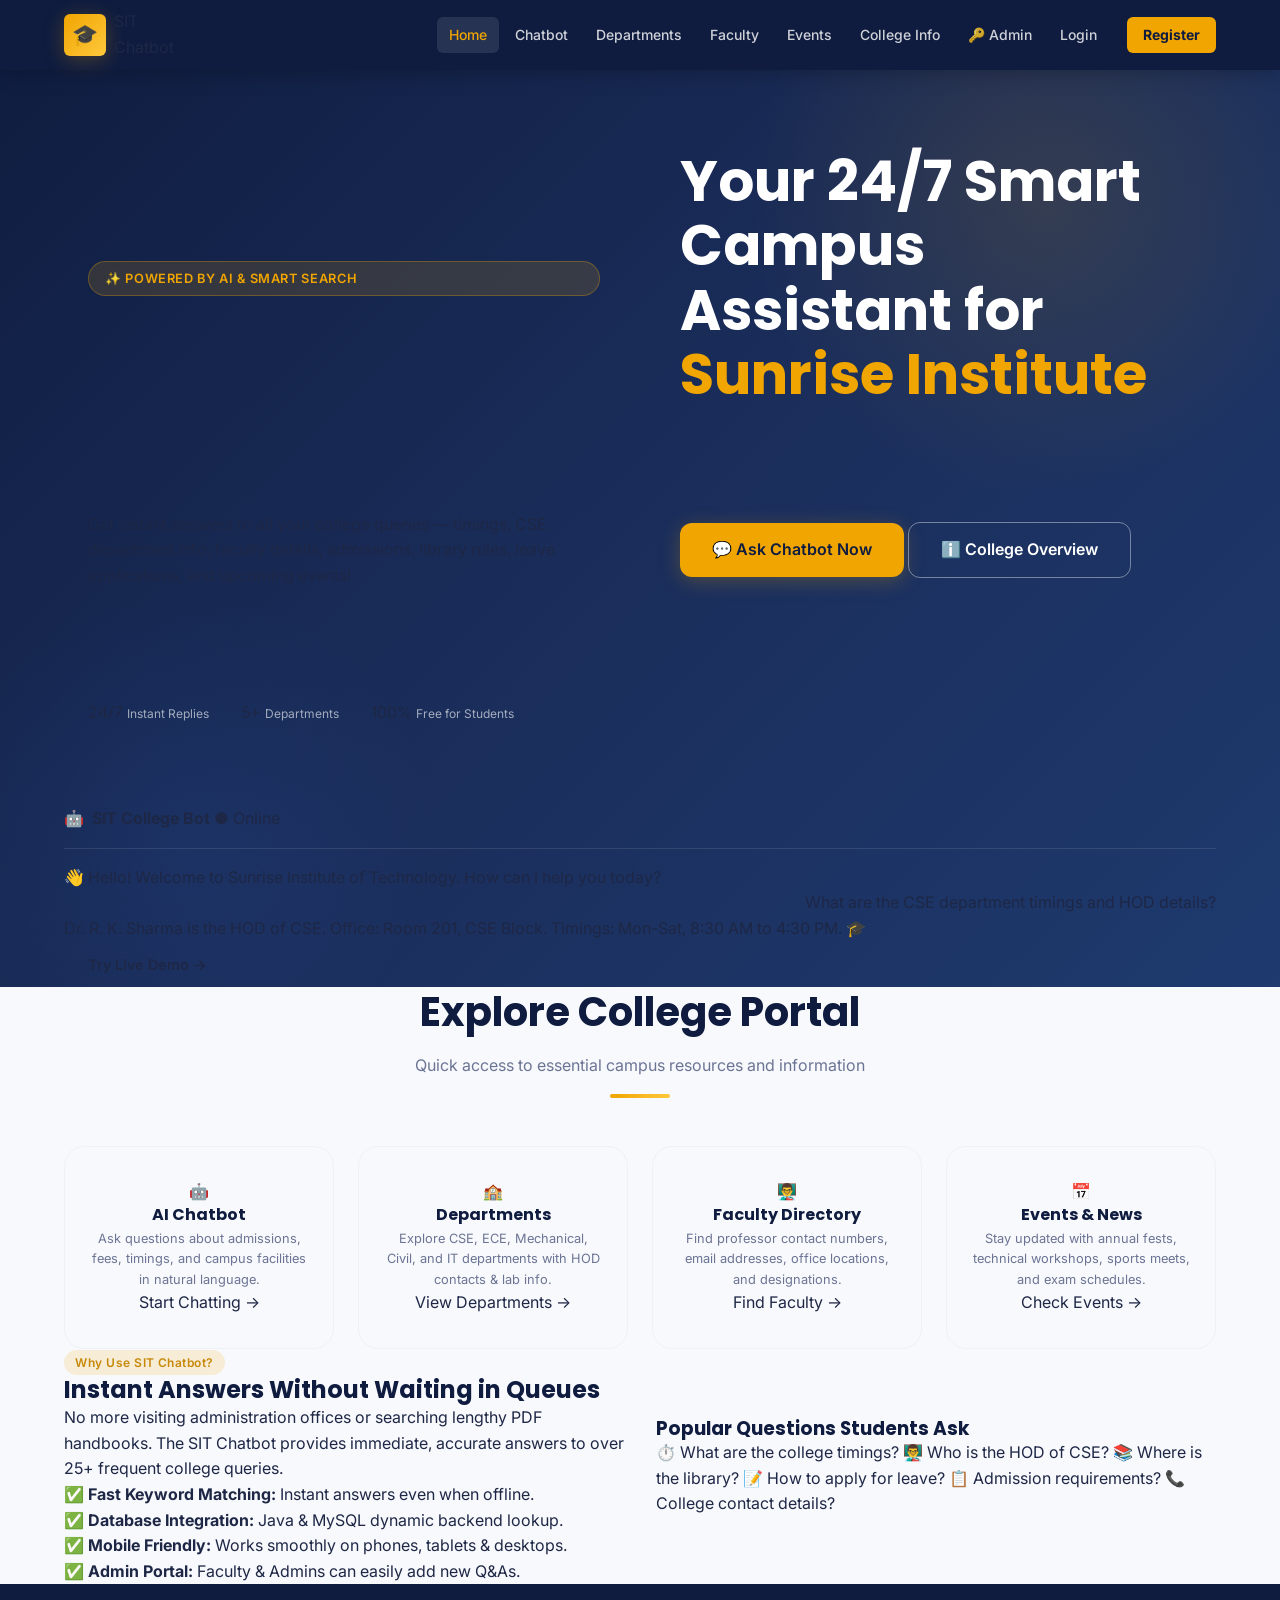
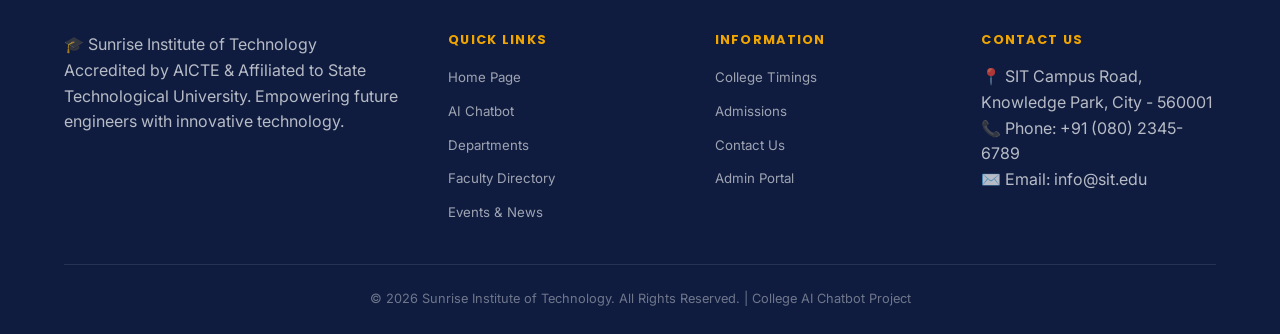
<file: Rinex/college-ai-chatbot/frontend/index.html>
<!DOCTYPE html>
<html lang="en">
<head>
  <meta charset="UTF-8">
  <meta name="viewport" content="width=device-width, initial-scale=1.0">
  <title>Sunrise Institute of Technology — College AI Chatbot</title>

  <!-- Google Fonts & Style -->
  <link rel="preconnect" href="https://fonts.googleapis.com">
  <link rel="preconnect" href="https://fonts.gstatic.com" crossorigin>
  <link href="https://fonts.googleapis.com/css2?family=Inter:wght@400;500;600;700;800&family=Outfit:wght@500;600;700;800&display=swap" rel="stylesheet">
  <link rel="stylesheet" href="css/style.css">
</head>
<body>

  <!-- ============================================================ -->
  <!-- NAVIGATION BAR                                               -->
  <!-- ============================================================ -->
  <nav class="navbar">
    <div class="nav-inner">
      <a href="index.html" class="nav-logo">
        <span class="logo-icon">🎓</span>
        <span class="logo-text">SIT <span>Chatbot</span></span>
      </a>

      <!-- Desktop Navigation Links -->
      <div class="nav-links">
        <a href="index.html" class="nav-link">Home</a>
        <a href="chatbot.html" class="nav-link">Chatbot</a>
        <a href="departments.html" class="nav-link">Departments</a>
        <a href="faculty.html" class="nav-link">Faculty</a>
        <a href="events.html" class="nav-link">Events</a>
        <a href="college-info.html" class="nav-link">College Info</a>
        <a href="admin-login.html" class="nav-link nav-admin-btn">🔑 Admin</a>
        
        <!-- Dynamic Login/Register or User Profile (Injected by app.js) -->
        <div id="nav-auth" style="display: inline-flex; gap: 10px; align-items: center;">
          <a href="login.html" class="nav-link">Login</a>
          <a href="register.html" class="nav-link btn-nav">Register</a>
        </div>
      </div>

      <!-- Mobile Hamburger Toggle Button -->
      <button class="nav-toggle" aria-label="Toggle navigation">
        <span></span><span></span><span></span>
      </button>
    </div>
  </nav>

  <!-- ============================================================ -->
  <!-- HERO SECTION                                                 -->
  <!-- ============================================================ -->
  <header class="hero">
    <div class="container">
      <div class="hero-grid">
        
        <!-- Hero Text Column -->
        <div class="hero-content">
          <div class="hero-badge">
            <span>✨ Powered by AI & Smart Search</span>
          </div>
          <h1 class="hero-title">
            Your 24/7 Smart Campus Assistant for <span class="highlight">Sunrise Institute</span>
          </h1>
          <p class="hero-description">
            Get instant answers to all your college queries — timings, CSE department info, faculty details, admissions, library rules, leave applications, and upcoming events!
          </p>
          <div class="hero-actions">
            <a href="chatbot.html" class="btn btn-primary btn-lg">
              💬 Ask Chatbot Now
            </a>
            <a href="college-info.html" class="btn btn-secondary btn-lg">
              ℹ️ College Overview
            </a>
          </div>

          <!-- Quick Stats -->
          <div class="hero-stats">
            <div class="stat-item">
              <span class="stat-number">24/7</span>
              <span class="stat-label">Instant Replies</span>
            </div>
            <div class="stat-item">
              <span class="stat-number">5+</span>
              <span class="stat-label">Departments</span>
            </div>
            <div class="stat-item">
              <span class="stat-number">100%</span>
              <span class="stat-label">Free for Students</span>
            </div>
          </div>
        </div>

        <!-- Hero Chat Preview Column -->
        <div class="hero-visual">
          <div class="chat-preview-card">
            <div class="chat-preview-header">
              <div class="chat-preview-avatar">🤖</div>
              <div>
                <strong>SIT College Bot</strong>
                <span class="status-online">● Online</span>
              </div>
            </div>
            <div class="chat-preview-body">
              <div class="message bot">
                👋 Hello! Welcome to Sunrise Institute of Technology. How can I help you today?
              </div>
              <div class="message user">
                What are the CSE department timings and HOD details?
              </div>
              <div class="message bot">
                Dr. R. K. Sharma is the HOD of CSE. Office: Room 201, CSE Block. Timings: Mon-Sat, 8:30 AM to 4:30 PM. 🎓
              </div>
            </div>
            <div class="chat-preview-footer">
              <a href="chatbot.html" class="btn btn-block btn-gold">Try Live Demo →</a>
            </div>
          </div>
        </div>

      </div>
    </div>
  </header>

  <!-- ============================================================ -->
  <!-- QUICK ACCESS CARDS SECTION                                   -->
  <!-- ============================================================ -->
  <section class="section">
    <div class="container">
      <div class="section-header text-center">
        <h2 class="section-title">Explore College Portal</h2>
        <p class="section-subtitle">Quick access to essential campus resources and information</p>
        <div class="section-divider"></div>
      </div>

      <div class="grid grid-4">
        
        <!-- Card 1: AI Chatbot -->
        <div class="quick-link-card">
          <div class="card-icon">🤖</div>
          <h3>AI Chatbot</h3>
          <p>Ask questions about admissions, fees, timings, and campus facilities in natural language.</p>
          <a href="chatbot.html" class="link-btn">Start Chatting →</a>
        </div>

        <!-- Card 2: Departments -->
        <div class="quick-link-card">
          <div class="card-icon">🏫</div>
          <h3>Departments</h3>
          <p>Explore CSE, ECE, Mechanical, Civil, and IT departments with HOD contacts & lab info.</p>
          <a href="departments.html" class="link-btn">View Departments →</a>
        </div>

        <!-- Card 3: Faculty Directory -->
        <div class="quick-link-card">
          <div class="card-icon">👨‍🏫</div>
          <h3>Faculty Directory</h3>
          <p>Find professor contact numbers, email addresses, office locations, and designations.</p>
          <a href="faculty.html" class="link-btn">Find Faculty →</a>
        </div>

        <!-- Card 4: Events & News -->
        <div class="quick-link-card">
          <div class="card-icon">📅</div>
          <h3>Events & News</h3>
          <p>Stay updated with annual fests, technical workshops, sports meets, and exam schedules.</p>
          <a href="events.html" class="link-btn">Check Events →</a>
        </div>

      </div>
    </div>
  </section>

  <!-- ============================================================ -->
  <!-- FEATURE HIGHLIGHTS                                           -->
  <!-- ============================================================ -->
  <section class="section bg-light">
    <div class="container">
      <div class="grid grid-2" style="align-items: center;">
        <div>
          <span class="badge badge-gold mb-2">Why Use SIT Chatbot?</span>
          <h2 class="section-title mb-3">Instant Answers Without Waiting in Queues</h2>
          <p class="mb-4">
            No more visiting administration offices or searching lengthy PDF handbooks. 
            The SIT Chatbot provides immediate, accurate answers to over 25+ frequent college queries.
          </p>

          <ul class="feature-list">
            <li>✅ <strong>Fast Keyword Matching:</strong> Instant answers even when offline.</li>
            <li>✅ <strong>Database Integration:</strong> Java & MySQL dynamic backend lookup.</li>
            <li>✅ <strong>Mobile Friendly:</strong> Works smoothly on phones, tablets & desktops.</li>
            <li>✅ <strong>Admin Portal:</strong> Faculty & Admins can easily add new Q&As.</li>
          </ul>
        </div>
        <div>
          <div class="info-card-box">
            <h3>Popular Questions Students Ask</h3>
            <div class="sample-q-list">
              <a href="chatbot.html?q=timings" class="sample-q-chip">⏱️ What are the college timings?</a>
              <a href="chatbot.html?q=cse+hod" class="sample-q-chip">👨‍🏫 Who is the HOD of CSE?</a>
              <a href="chatbot.html?q=library" class="sample-q-chip">📚 Where is the library?</a>
              <a href="chatbot.html?q=leave" class="sample-q-chip">📝 How to apply for leave?</a>
              <a href="chatbot.html?q=admission" class="sample-q-chip">📋 Admission requirements?</a>
              <a href="chatbot.html?q=contact" class="sample-q-chip">📞 College contact details?</a>
            </div>
          </div>
        </div>
      </div>
    </div>
  </section>

  <!-- ============================================================ -->
  <!-- FOOTER                                                       -->
  <!-- ============================================================ -->
  <footer class="footer">
    <div class="container">
      <div class="footer-grid">
        <div class="footer-col">
          <div class="footer-logo">
            <span>🎓</span> Sunrise Institute of Technology
          </div>
          <p>
            Accredited by AICTE & Affiliated to State Technological University. 
            Empowering future engineers with innovative technology.
          </p>
        </div>

        <div class="footer-col">
          <h4>Quick Links</h4>
          <ul>
            <li><a href="index.html">Home Page</a></li>
            <li><a href="chatbot.html">AI Chatbot</a></li>
            <li><a href="departments.html">Departments</a></li>
            <li><a href="faculty.html">Faculty Directory</a></li>
            <li><a href="events.html">Events & News</a></li>
          </ul>
        </div>

        <div class="footer-col">
          <h4>Information</h4>
          <ul>
            <li><a href="college-info.html">College Timings</a></li>
            <li><a href="college-info.html#admission">Admissions</a></li>
            <li><a href="college-info.html#contact">Contact Us</a></li>
            <li><a href="admin-login.html">Admin Portal</a></li>
          </ul>
        </div>

        <div class="footer-col">
          <h4>Contact Us</h4>
          <p>📍 SIT Campus Road, Knowledge Park, City - 560001</p>
          <p>📞 Phone: +91 (080) 2345-6789</p>
          <p>✉️ Email: info@sit.edu</p>
        </div>
      </div>

      <div class="footer-bottom text-center">
        <p>© 2026 Sunrise Institute of Technology. All Rights Reserved. | College AI Chatbot Project</p>
      </div>
    </div>
  </footer>

  <!-- Scripts -->
  <script src="js/app.js"></script>
</body>
</html>
</file>
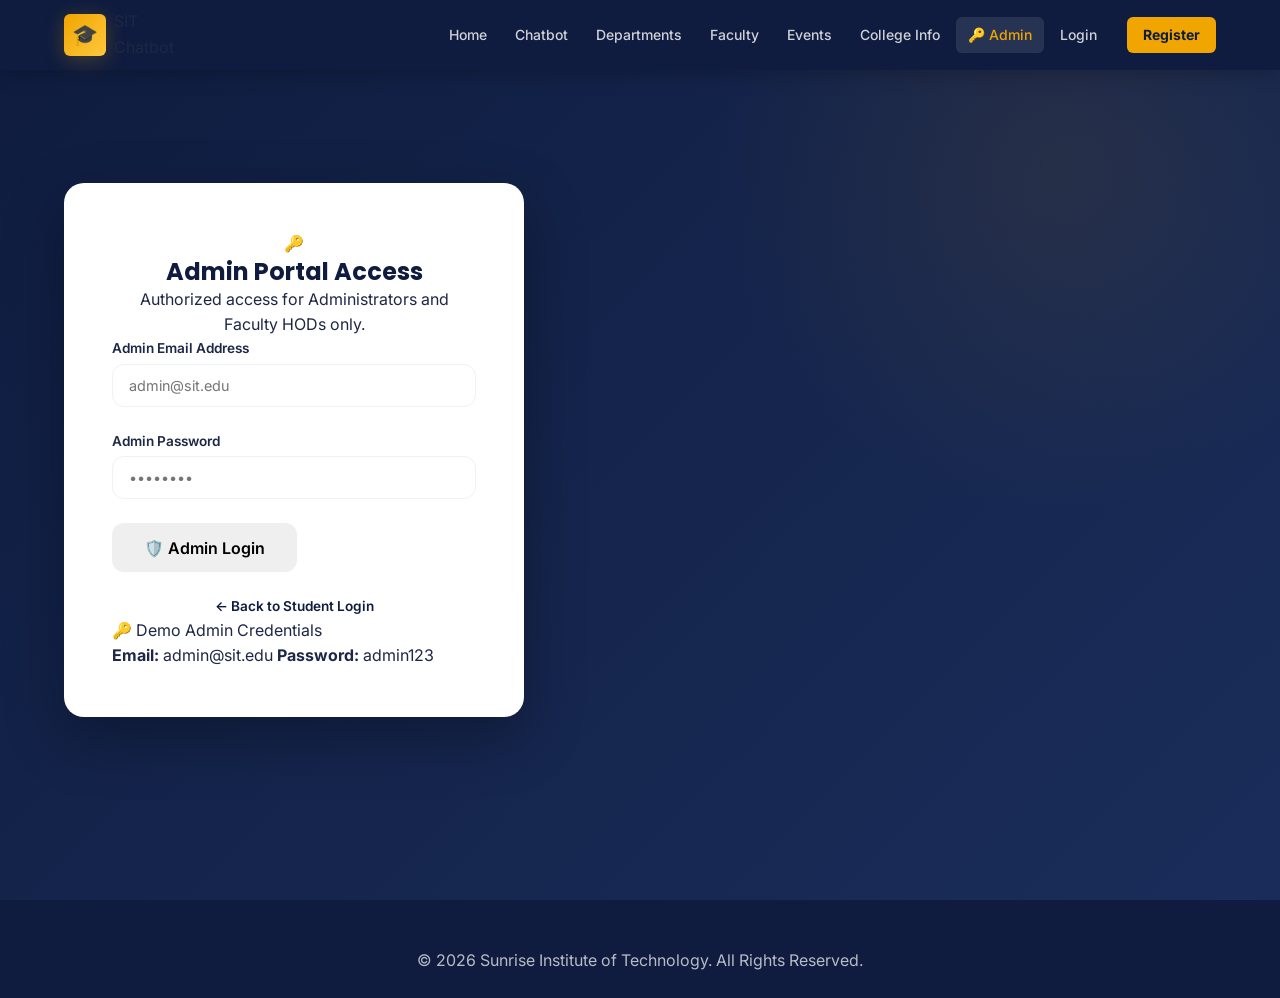
<file: Rinex/college-ai-chatbot/frontend/admin-login.html>
<!DOCTYPE html>
<html lang="en">
<head>
  <meta charset="UTF-8">
  <meta name="viewport" content="width=device-width, initial-scale=1.0">
  <title>Admin Login — SIT College AI Chatbot</title>

  <!-- Google Fonts & Style -->
  <link rel="preconnect" href="https://fonts.googleapis.com">
  <link rel="preconnect" href="https://fonts.gstatic.com" crossorigin>
  <link href="https://fonts.googleapis.com/css2?family=Inter:wght@400;500;600;700;800&family=Outfit:wght@500;600;700;800&display=swap" rel="stylesheet">
  <link rel="stylesheet" href="css/style.css">
</head>
<body>

  <!-- NAVIGATION BAR -->
  <nav class="navbar">
    <div class="nav-inner">
      <a href="index.html" class="nav-logo">
        <span class="logo-icon">🎓</span>
        <span class="logo-text">SIT <span>Chatbot</span></span>
      </a>
      <div class="nav-links">
        <a href="index.html" class="nav-link">Home</a>
        <a href="chatbot.html" class="nav-link">Chatbot</a>
        <a href="departments.html" class="nav-link">Departments</a>
        <a href="faculty.html" class="nav-link">Faculty</a>
        <a href="events.html" class="nav-link">Events</a>
        <a href="college-info.html" class="nav-link">College Info</a>
        <a href="admin-login.html" class="nav-link active nav-admin-btn">🔑 Admin</a>
        <div id="nav-auth" style="display: inline-flex; gap: 10px; align-items: center;">
          <a href="login.html" class="nav-link">Login</a>
          <a href="register.html" class="nav-link btn-nav">Register</a>
        </div>
      </div>
      <button class="nav-toggle" aria-label="Toggle navigation">
        <span></span><span></span><span></span>
      </button>
    </div>
  </nav>

  <!-- ADMIN LOGIN SECTION -->
  <main class="auth-page">
    <div class="container">
      <div class="auth-container">
        
        <div class="auth-card border-gold">
          <div class="auth-header text-center">
            <div class="auth-icon">🔑</div>
            <h2>Admin Portal Access</h2>
            <p>Authorized access for Administrators and Faculty HODs only.</p>
          </div>

          <!-- Alert element -->
          <div id="login-alert" class="alert hidden"></div>

          <!-- Login Form with data-admin="true" flag -->
          <form id="login-form" data-admin="true">
            <div class="form-group">
              <label for="email">Admin Email Address</label>
              <input type="email" id="email" name="email" class="form-control" placeholder="admin@sit.edu" required autocomplete="email">
            </div>

            <div class="form-group">
              <label for="password">Admin Password</label>
              <input type="password" id="password" name="password" class="form-control" placeholder="••••••••" required autocomplete="current-password">
            </div>

            <button type="submit" id="login-btn" class="btn btn-gold btn-block btn-lg">
              🛡️ Admin Login
            </button>
          </form>

          <div class="auth-footer text-center">
            <p><a href="login.html">← Back to Student Login</a></p>
          </div>

          <!-- Admin Demo Credentials Helper Box -->
          <div class="demo-box mt-4">
            <div class="demo-title">🔑 Demo Admin Credentials</div>
            <div class="demo-row">
              <span><strong>Email:</strong> admin@sit.edu</span>
              <span><strong>Password:</strong> admin123</span>
            </div>
          </div>

        </div>

      </div>
    </div>
  </main>

  <!-- FOOTER -->
  <footer class="footer">
    <div class="container text-center">
      <p>© 2026 Sunrise Institute of Technology. All Rights Reserved.</p>
    </div>
  </footer>

  <!-- Scripts -->
  <script src="js/app.js"></script>
  <script src="js/auth.js"></script>
</body>
</html>
</file>
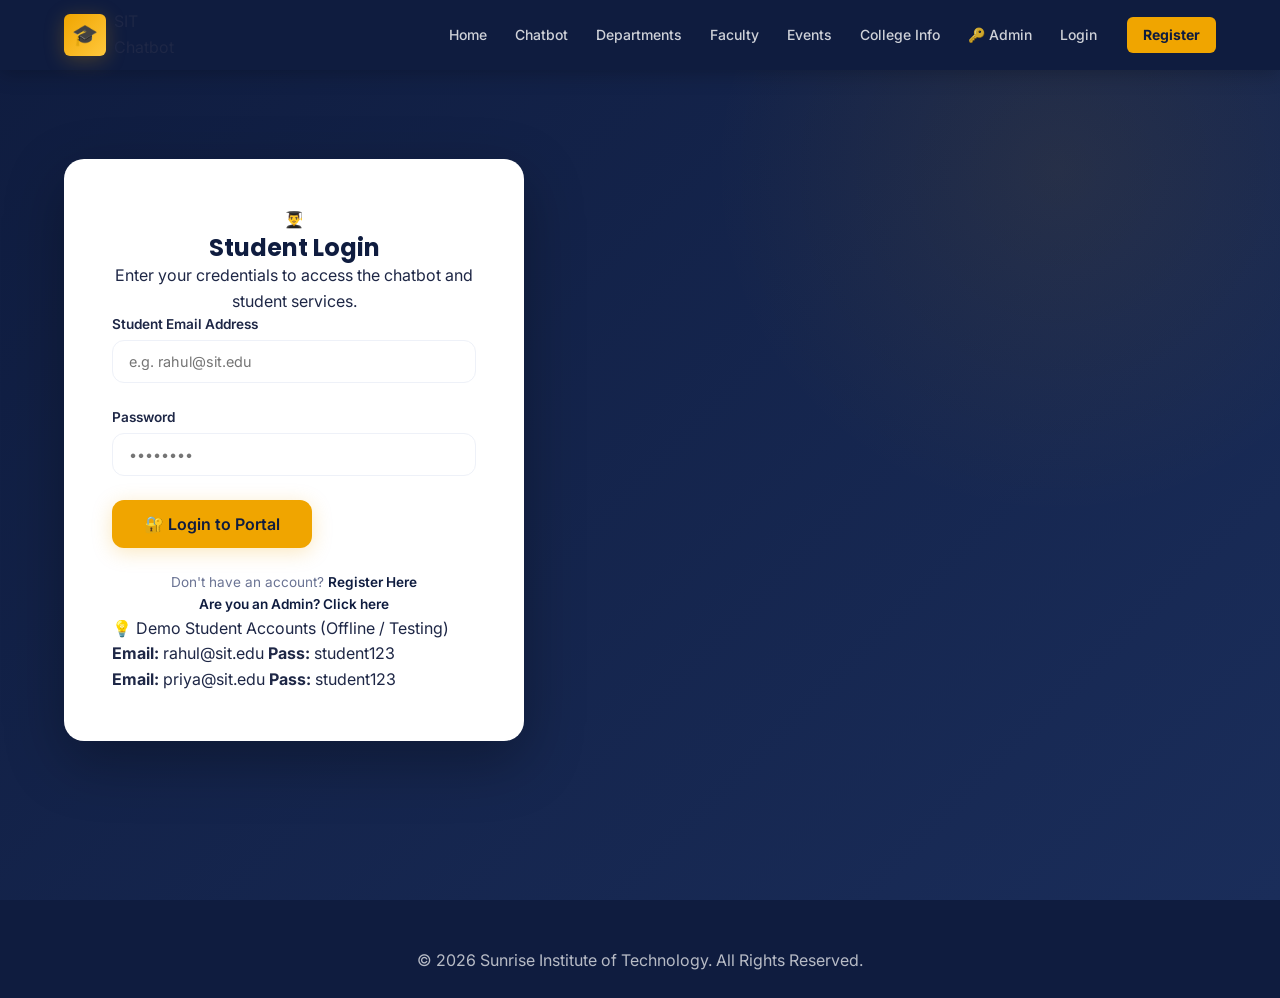
<file: Rinex/college-ai-chatbot/frontend/admin.html>
<!DOCTYPE html>
<html lang="en">
<head>
  <meta charset="UTF-8">
  <meta name="viewport" content="width=device-width, initial-scale=1.0">
  <title>Admin Dashboard — SIT College AI Chatbot</title>

  <!-- Google Fonts & Style -->
  <link rel="preconnect" href="https://fonts.googleapis.com">
  <link rel="preconnect" href="https://fonts.gstatic.com" crossorigin>
  <link href="https://fonts.googleapis.com/css2?family=Inter:wght@400;500;600;700;800&family=Outfit:wght@500;600;700;800&display=swap" rel="stylesheet">
  <link rel="stylesheet" href="css/style.css">
</head>
<body class="admin-page">

  <!-- NAVIGATION BAR -->
  <nav class="navbar">
    <div class="nav-inner">
      <a href="index.html" class="nav-logo">
        <span class="logo-icon">🎓</span>
        <span class="logo-text">SIT <span>Admin Portal</span></span>
      </a>
      <div class="nav-links">
        <a href="index.html" class="nav-link">Home Page</a>
        <a href="chatbot.html" class="nav-link">Chatbot</a>
        <div id="nav-auth" style="display: inline-flex; gap: 10px; align-items: center;">
          <!-- Dynamically populated by app.js -->
        </div>
      </div>
    </div>
  </nav>

  <!-- ADMIN DASHBOARD LAYOUT -->
  <div class="admin-layout">
    
    <!-- SIDEBAR NAV -->
    <aside class="admin-sidebar">
      <div class="admin-profile-banner">
        <div class="admin-avatar">🛡️</div>
        <div>
          <div class="admin-name" id="admin-welcome-name">Administrator</div>
          <span class="badge badge-gold">System Admin</span>
        </div>
      </div>

      <nav class="admin-nav">
        <button class="admin-nav-item active" data-tab="qa">
          <span>🤖 Q&A Knowledge Base</span>
        </button>
        <button class="admin-nav-item" data-tab="departments">
          <span>🏫 Departments</span>
        </button>
        <button class="admin-nav-item" data-tab="faculty">
          <span>👨‍🏫 Faculty Members</span>
        </button>
        <button class="admin-nav-item" data-tab="events">
          <span>📅 Events & News</span>
        </button>
        <button class="admin-nav-item" data-tab="students">
          <span>👥 Registered Users</span>
        </button>
      </nav>

      <div class="admin-sidebar-footer">
        <button onclick="logout()" class="btn btn-outline-danger btn-block btn-sm">
          🚪 Logout Admin
        </button>
      </div>
    </aside>

    <!-- MAIN CONTENT AREA -->
    <main class="admin-content">
      
      <!-- TOP STATS ROW -->
      <div class="admin-stats grid grid-4 mb-4">
        <div class="admin-stat-card">
          <div class="stat-icon">🤖</div>
          <div>
            <div class="stat-value" id="stat-qa-count">0</div>
            <div class="stat-title">Q&A Knowledge Pairs</div>
          </div>
        </div>

        <div class="admin-stat-card">
          <div class="stat-icon">🏫</div>
          <div>
            <div class="stat-value" id="stat-dept-count">0</div>
            <div class="stat-title">Departments</div>
          </div>
        </div>

        <div class="admin-stat-card">
          <div class="stat-icon">👨‍🏫</div>
          <div>
            <div class="stat-value" id="stat-faculty-count">0</div>
            <div class="stat-title">Faculty Members</div>
          </div>
        </div>

        <div class="admin-stat-card">
          <div class="stat-icon">👥</div>
          <div>
            <div class="stat-value" id="stat-user-count">0</div>
            <div class="stat-title">Registered Students</div>
          </div>
        </div>
      </div>

      <!-- ============================================================ -->
      <!-- TAB 1: QA KNOWLEDGE BASE                                     -->
      <!-- ============================================================ -->
      <div id="panel-qa" class="admin-panel active">
        
        <div class="admin-section-header">
          <h2>🤖 Chatbot Knowledge Base Management</h2>
          <p>Add, view, and delete keyword-matched question & answer pairs used by the chatbot.</p>
        </div>

        <!-- Add Q&A Form -->
        <div class="add-form-card mb-4">
          <h3>➕ Add New Q&A Pair</h3>
          <form id="add-qa-form">
            <div class="grid grid-2">
              <div class="form-group">
                <label for="qa-keywords">Keywords (Comma Separated)</label>
                <input type="text" id="qa-keywords" name="keywords" class="form-control" placeholder="e.g. fee, tuition, installment, payment" required>
              </div>
              <div class="form-group">
                <label for="qa-category">Category</label>
                <select id="qa-category" name="category" class="form-control">
                  <option value="General">General</option>
                  <option value="Department">Department</option>
                  <option value="Admissions">Admissions</option>
                  <option value="Facilities">Facilities</option>
                  <option value="Student Support">Student Support</option>
                </select>
              </div>
            </div>
            <div class="form-group">
              <label for="qa-answer">Answer Text</label>
              <textarea id="qa-answer" name="answer" class="form-control" rows="3" placeholder="Enter the exact answer the chatbot should display to students..." required></textarea>
            </div>
            <button type="submit" class="btn btn-primary">➕ Save Q&A Pair</button>
          </form>
        </div>

        <!-- Table of existing Q&A -->
        <div class="data-table-wrapper">
          <table class="data-table">
            <thead>
              <tr>
                <th>ID</th>
                <th>Category</th>
                <th>Keywords</th>
                <th>Answer</th>
                <th>Actions</th>
              </tr>
            </thead>
            <tbody id="qa-table-body">
              <!-- Dynamically populated by admin.js -->
            </tbody>
          </table>
        </div>

      </div>

      <!-- ============================================================ -->
      <!-- TAB 2: DEPARTMENTS                                           -->
      <!-- ============================================================ -->
      <div id="panel-departments" class="admin-panel">
        <div class="admin-section-header">
          <h2>🏫 Departments Management</h2>
          <p>Manage college departments and HOD information.</p>
        </div>

        <!-- Add Dept Form -->
        <div class="add-form-card mb-4">
          <h3>➕ Add New Department</h3>
          <form id="add-dept-form">
            <div class="grid grid-3">
              <div class="form-group">
                <label for="dept-name">Department Name</label>
                <input type="text" id="dept-name" name="dept_name" class="form-control" placeholder="e.g. Artificial Intelligence" required>
              </div>
              <div class="form-group">
                <label for="dept-code">Department Code</label>
                <input type="text" id="dept-code" name="code" class="form-control" placeholder="e.g. AI & DS" required>
              </div>
              <div class="form-group">
                <label for="dept-icon">Icon Emoji</label>
                <input type="text" id="dept-icon" name="icon" class="form-control" placeholder="e.g. 🧠" value="🏫">
              </div>
            </div>

            <div class="grid grid-2">
              <div class="form-group">
                <label for="dept-hod">HOD Name</label>
                <input type="text" id="dept-hod" name="hod_name" class="form-control" placeholder="e.g. Dr. P. K. Mishra" required>
              </div>
              <div class="form-group">
                <label for="dept-email">Department Email</label>
                <input type="email" id="dept-email" name="email" class="form-control" placeholder="e.g. ai.hod@sit.edu" required>
              </div>
            </div>

            <div class="form-group">
              <label for="dept-desc">Description</label>
              <textarea id="dept-desc" name="description" class="form-control" rows="2" placeholder="Brief summary of department courses and labs..."></textarea>
            </div>

            <button type="submit" class="btn btn-primary">➕ Save Department</button>
          </form>
        </div>

        <!-- Dept Table -->
        <div class="data-table-wrapper">
          <table class="data-table">
            <thead>
              <tr>
                <th>Code</th>
                <th>Department Name</th>
                <th>HOD Name</th>
                <th>Email</th>
                <th>Description</th>
                <th>Actions</th>
              </tr>
            </thead>
            <tbody id="depts-table-body">
              <!-- Populated by admin.js -->
            </tbody>
          </table>
        </div>
      </div>

      <!-- ============================================================ -->
      <!-- TAB 3: FACULTY MEMBERS                                       -->
      <!-- ============================================================ -->
      <div id="panel-faculty" class="admin-panel">
        <div class="admin-section-header">
          <h2>👨‍🏫 Faculty Members Management</h2>
          <p>Add and manage teaching staff directory.</p>
        </div>

        <!-- Add Faculty Form -->
        <div class="add-form-card mb-4">
          <h3>➕ Add New Faculty Member</h3>
          <form id="add-faculty-form">
            <div class="grid grid-3">
              <div class="form-group">
                <label for="fac-name">Full Name</label>
                <input type="text" id="fac-name" name="name" class="form-control" placeholder="e.g. Dr. Ramesh Babu" required>
              </div>
              <div class="form-group">
                <label for="fac-dept">Department</label>
                <select id="fac-dept" name="department" class="form-control" required>
                  <option value="Computer Science">Computer Science</option>
                  <option value="Electronics">Electronics</option>
                  <option value="Mechanical">Mechanical</option>
                  <option value="Civil">Civil</option>
                  <option value="Information Technology">Information Technology</option>
                </select>
              </div>
              <div class="form-group">
                <label for="fac-desig">Designation</label>
                <input type="text" id="fac-desig" name="designation" class="form-control" placeholder="e.g. Assistant Professor" required>
              </div>
            </div>

            <div class="grid grid-2">
              <div class="form-group">
                <label for="fac-email">Email Address</label>
                <input type="email" id="fac-email" name="email" class="form-control" placeholder="e.g. ramesh@sit.edu" required>
              </div>
              <div class="form-group">
                <label for="fac-phone">Contact Phone</label>
                <input type="text" id="fac-phone" name="phone" class="form-control" placeholder="e.g. +91 98765 43210">
              </div>
            </div>

            <button type="submit" class="btn btn-primary">➕ Add Faculty</button>
          </form>
        </div>

        <!-- Faculty Table -->
        <div class="data-table-wrapper">
          <table class="data-table">
            <thead>
              <tr>
                <th>Name</th>
                <th>Department</th>
                <th>Designation</th>
                <th>Email</th>
                <th>Phone</th>
                <th>Actions</th>
              </tr>
            </thead>
            <tbody id="faculty-table-body">
              <!-- Populated by admin.js -->
            </tbody>
          </table>
        </div>
      </div>

      <!-- ============================================================ -->
      <!-- TAB 4: EVENTS & NEWS                                         -->
      <!-- ============================================================ -->
      <div id="panel-events" class="admin-panel">
        <div class="admin-section-header">
          <h2>📅 Campus Events Management</h2>
          <p>Create upcoming workshops, technical fests, and sports meets.</p>
        </div>

        <!-- Add Event Form -->
        <div class="add-form-card mb-4">
          <h3>➕ Add New Campus Event</h3>
          <form id="add-event-form">
            <div class="grid grid-3">
              <div class="form-group">
                <label for="ev-title">Event Title</label>
                <input type="text" id="ev-title" name="title" class="form-control" placeholder="e.g. Web Dev Bootcamp" required>
              </div>
              <div class="form-group">
                <label for="ev-date">Event Date</label>
                <input type="date" id="ev-date" name="event_date" class="form-control" required>
              </div>
              <div class="form-group">
                <label for="ev-cat">Category</label>
                <input type="text" id="ev-cat" name="category" class="form-control" placeholder="e.g. Workshop" value="Technical">
              </div>
            </div>

            <div class="grid grid-2">
              <div class="form-group">
                <label for="ev-time">Time</label>
                <input type="text" id="ev-time" name="time" class="form-control" placeholder="e.g. 10:00 AM - 04:00 PM">
              </div>
              <div class="form-group">
                <label for="ev-loc">Location / Venue</label>
                <input type="text" id="ev-loc" name="location" class="form-control" placeholder="e.g. Seminar Hall A">
              </div>
            </div>

            <div class="form-group">
              <label for="ev-desc">Description</label>
              <textarea id="ev-desc" name="description" class="form-control" rows="2" placeholder="Event schedule, registration details, and guest speakers..."></textarea>
            </div>

            <button type="submit" class="btn btn-primary">➕ Create Event</button>
          </form>
        </div>

        <!-- Events Table -->
        <div class="data-table-wrapper">
          <table class="data-table">
            <thead>
              <tr>
                <th>Title</th>
                <th>Category</th>
                <th>Date</th>
                <th>Time</th>
                <th>Location</th>
                <th>Actions</th>
              </tr>
            </thead>
            <tbody id="events-table-body">
              <!-- Populated by admin.js -->
            </tbody>
          </table>
        </div>
      </div>

      <!-- ============================================================ -->
      <!-- TAB 5: REGISTERED STUDENTS                                   -->
      <!-- ============================================================ -->
      <div id="panel-students" class="admin-panel">
        <div class="admin-section-header">
          <h2>👥 Registered Users & Students</h2>
          <p>List of all registered student accounts in the database.</p>
        </div>

        <!-- Students Table -->
        <div class="data-table-wrapper">
          <table class="data-table">
            <thead>
              <tr>
                <th>User ID</th>
                <th>Student Name</th>
                <th>Email Address</th>
                <th>Role</th>
                <th>Joined Date</th>
              </tr>
            </thead>
            <tbody id="students-table-body">
              <!-- Populated by admin.js -->
            </tbody>
          </table>
        </div>
      </div>

    </main>
  </div>

  <!-- Scripts -->
  <script src="js/app.js"></script>
  <script src="js/admin.js"></script>
</body>
</html>
</file>
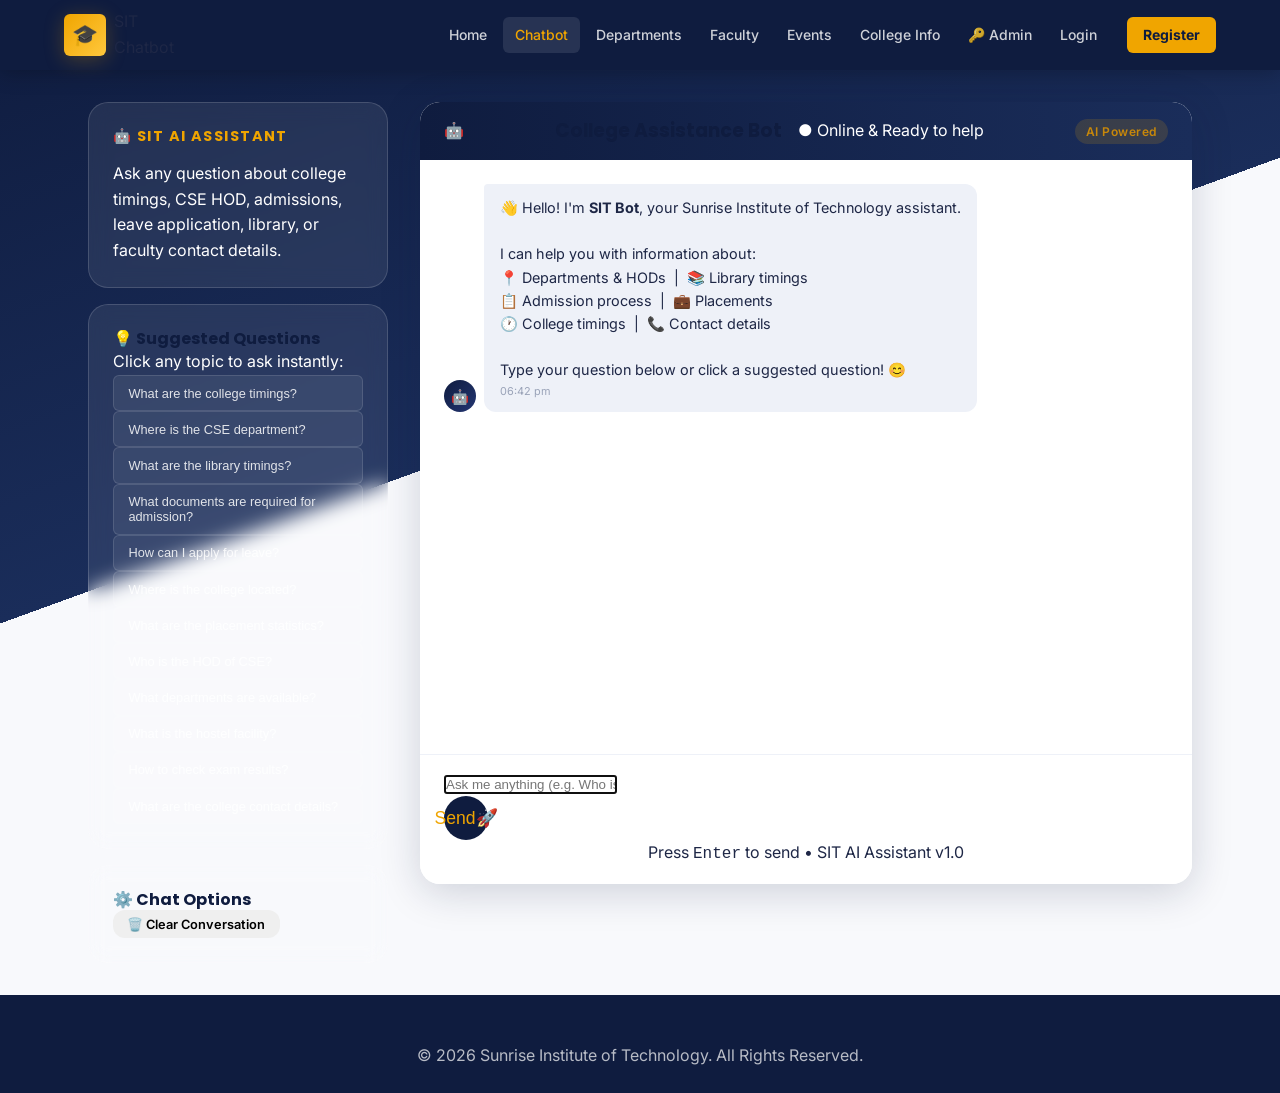
<file: Rinex/college-ai-chatbot/frontend/chatbot.html>
<!DOCTYPE html>
<html lang="en">
<head>
  <meta charset="UTF-8">
  <meta name="viewport" content="width=device-width, initial-scale=1.0">
  <title>AI Chatbot — SIT College</title>

  <!-- Google Fonts & Style -->
  <link rel="preconnect" href="https://fonts.googleapis.com">
  <link rel="preconnect" href="https://fonts.gstatic.com" crossorigin>
  <link href="https://fonts.googleapis.com/css2?family=Inter:wght@400;500;600;700;800&family=Outfit:wght@500;600;700;800&display=swap" rel="stylesheet">
  <link rel="stylesheet" href="css/style.css">
</head>
<body class="chatbot-page">

  <!-- NAVIGATION BAR -->
  <nav class="navbar">
    <div class="nav-inner">
      <a href="index.html" class="nav-logo">
        <span class="logo-icon">🎓</span>
        <span class="logo-text">SIT <span>Chatbot</span></span>
      </a>
      <div class="nav-links">
        <a href="index.html" class="nav-link">Home</a>
        <a href="chatbot.html" class="nav-link active">Chatbot</a>
        <a href="departments.html" class="nav-link">Departments</a>
        <a href="faculty.html" class="nav-link">Faculty</a>
        <a href="events.html" class="nav-link">Events</a>
        <a href="college-info.html" class="nav-link">College Info</a>
        <a href="admin-login.html" class="nav-link nav-admin-btn">🔑 Admin</a>
        <div id="nav-auth" style="display: inline-flex; gap: 10px; align-items: center;">
          <a href="login.html" class="nav-link">Login</a>
          <a href="register.html" class="nav-link btn-nav">Register</a>
        </div>
      </div>
      <button class="nav-toggle" aria-label="Toggle navigation">
        <span></span><span></span><span></span>
      </button>
    </div>
  </nav>

  <!-- MAIN CHATBOT INTERFACE -->
  <main class="chatbot-layout-wrapper">
    <div class="container">
      <div class="chatbot-layout">
        
        <!-- SIDEBAR: Suggested Questions & Helper Tips -->
        <aside class="chatbot-sidebar">
          <div class="chatbot-info-card">
            <h3>🤖 SIT AI Assistant</h3>
            <p class="text-sm">Ask any question about college timings, CSE HOD, admissions, leave application, library, or faculty contact details.</p>
          </div>

          <div class="chatbot-info-card">
            <h4>💡 Suggested Questions</h4>
            <p class="text-sm text-muted mb-2">Click any topic to ask instantly:</p>
            
            <!-- Injected by chatbot.js -->
            <div id="suggested-questions" class="suggested-q-container"></div>
          </div>

          <div class="chatbot-info-card">
            <h4>⚙️ Chat Options</h4>
            <button id="clear-btn" class="btn btn-outline-danger btn-block btn-sm">
              🗑️ Clear Conversation
            </button>
          </div>
        </aside>

        <!-- MAIN CHAT WINDOW -->
        <section class="chat-window">
          
          <!-- Chat Header -->
          <div class="chat-header">
            <div class="chat-bot-avatar">🤖</div>
            <div class="chat-header-info">
              <h3>College Assistance Bot</h3>
              <span class="status-online">● Online & Ready to help</span>
            </div>
            <div class="chat-header-badge">
              <span class="badge badge-gold">AI Powered</span>
            </div>
          </div>

          <!-- Messages Scrollable Area -->
          <div id="chat-messages" class="chat-messages">
            <!-- Messages added dynamically by chatbot.js -->
          </div>

          <!-- Input Controls Area -->
          <div class="chat-input-area">
            <div class="chat-input-wrapper">
              <input 
                type="text" 
                id="chat-input" 
                class="chat-input-field" 
                placeholder="Ask me anything (e.g. Who is the CSE HOD? What are college timings?)" 
                autocomplete="off"
              >
              <button id="send-btn" class="chat-send-btn" title="Send Message">
                <span>Send</span> 🚀
              </button>
            </div>
            <div class="chat-footer-note text-center">
              <span>Press <kbd>Enter</kbd> to send • SIT AI Assistant v1.0</span>
            </div>
          </div>

        </section>

      </div>
    </div>
  </main>

  <!-- FOOTER -->
  <footer class="footer py-2">
    <div class="container text-center">
      <p>© 2026 Sunrise Institute of Technology. All Rights Reserved.</p>
    </div>
  </footer>

  <!-- Scripts -->
  <script src="js/app.js"></script>
  <script src="js/chatbot.js"></script>
</body>
</html>
</file>
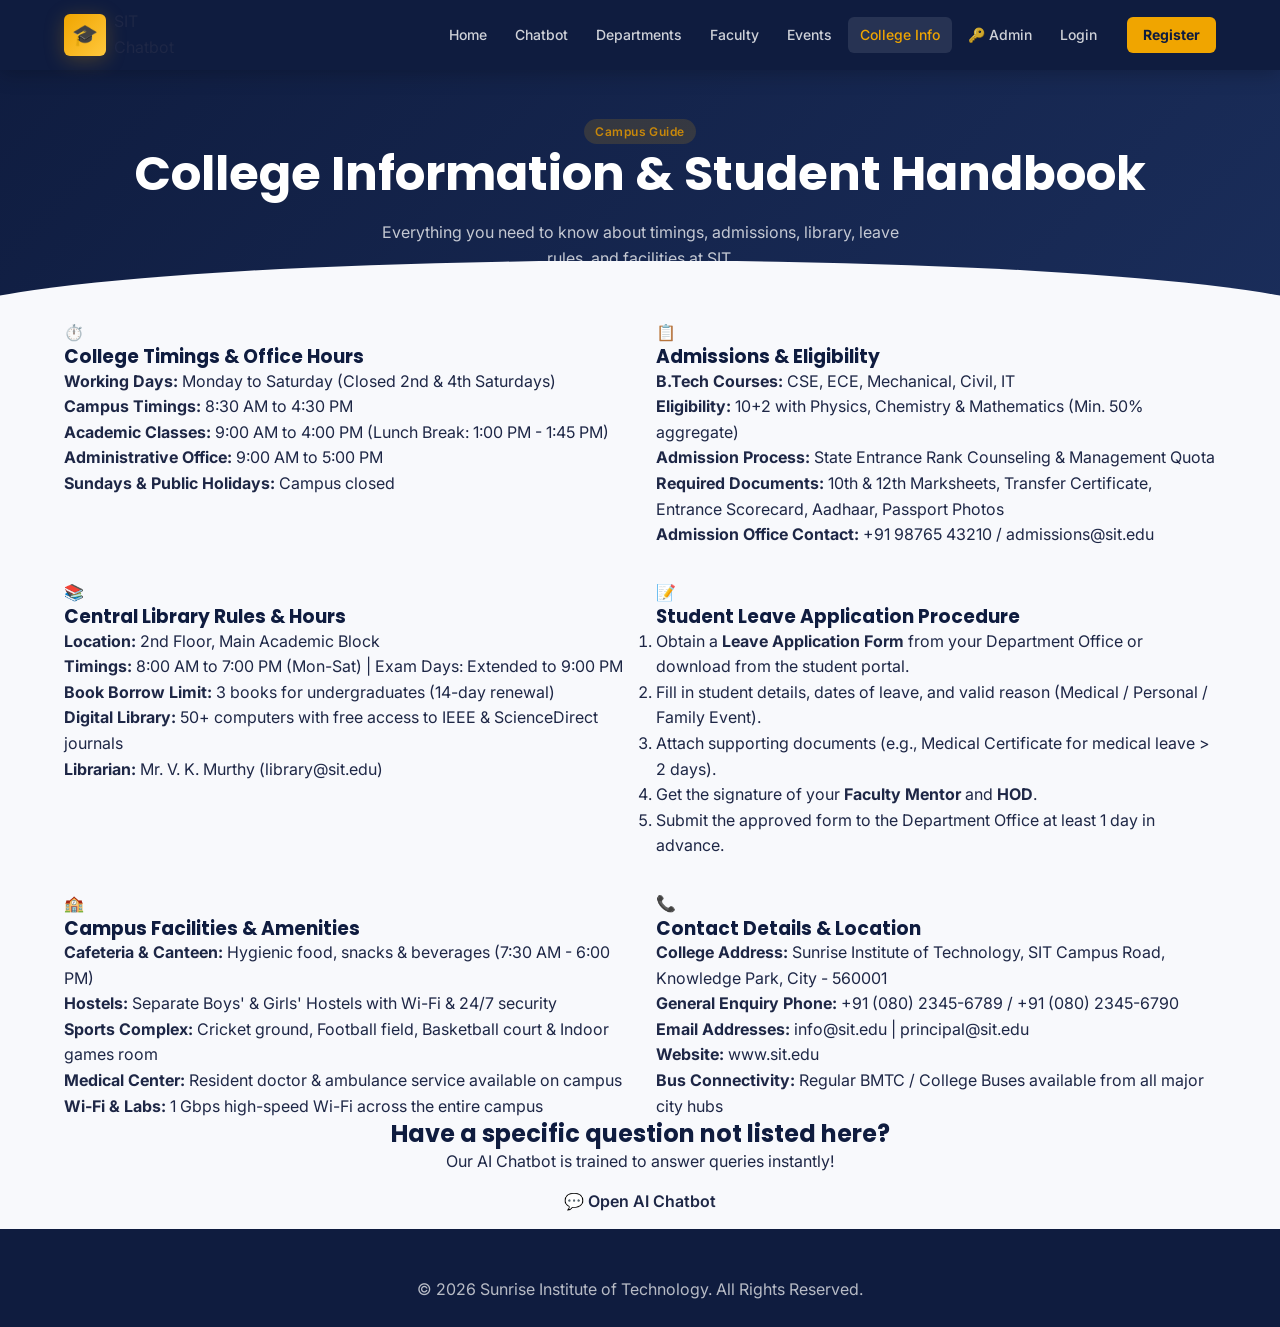
<file: Rinex/college-ai-chatbot/frontend/college-info.html>
<!DOCTYPE html>
<html lang="en">
<head>
  <meta charset="UTF-8">
  <meta name="viewport" content="width=device-width, initial-scale=1.0">
  <title>College Information — Sunrise Institute of Technology</title>

  <!-- Google Fonts & Style -->
  <link rel="preconnect" href="https://fonts.googleapis.com">
  <link rel="preconnect" href="https://fonts.gstatic.com" crossorigin>
  <link href="https://fonts.googleapis.com/css2?family=Inter:wght@400;500;600;700;800&family=Outfit:wght@500;600;700;800&display=swap" rel="stylesheet">
  <link rel="stylesheet" href="css/style.css">
</head>
<body>

  <!-- NAVIGATION BAR -->
  <nav class="navbar">
    <div class="nav-inner">
      <a href="index.html" class="nav-logo">
        <span class="logo-icon">🎓</span>
        <span class="logo-text">SIT <span>Chatbot</span></span>
      </a>
      <div class="nav-links">
        <a href="index.html" class="nav-link">Home</a>
        <a href="chatbot.html" class="nav-link">Chatbot</a>
        <a href="departments.html" class="nav-link">Departments</a>
        <a href="faculty.html" class="nav-link">Faculty</a>
        <a href="events.html" class="nav-link">Events</a>
        <a href="college-info.html" class="nav-link active">College Info</a>
        <a href="admin-login.html" class="nav-link nav-admin-btn">🔑 Admin</a>
        <div id="nav-auth" style="display: inline-flex; gap: 10px; align-items: center;">
          <a href="login.html" class="nav-link">Login</a>
          <a href="register.html" class="nav-link btn-nav">Register</a>
        </div>
      </div>
      <button class="nav-toggle" aria-label="Toggle navigation">
        <span></span><span></span><span></span>
      </button>
    </div>
  </nav>

  <!-- PAGE HERO -->
  <header class="page-hero">
    <div class="container text-center">
      <span class="badge badge-gold mb-2">Campus Guide</span>
      <h1>College Information & Student Handbook</h1>
      <p class="hero-subtext">Everything you need to know about timings, admissions, library, leave rules, and facilities at SIT.</p>
    </div>
  </header>

  <!-- CONTENT SECTION -->
  <main class="section">
    <div class="container">

      <!-- Grid of Information Cards -->
      <div class="grid grid-2">
        
        <!-- Box 1: College Timings -->
        <div class="info-card-box">
          <div class="info-card-header">
            <span class="card-icon">⏱️</span>
            <h3>College Timings & Office Hours</h3>
          </div>
          <ul class="info-list">
            <li><strong>Working Days:</strong> Monday to Saturday (Closed 2nd & 4th Saturdays)</li>
            <li><strong>Campus Timings:</strong> 8:30 AM to 4:30 PM</li>
            <li><strong>Academic Classes:</strong> 9:00 AM to 4:00 PM (Lunch Break: 1:00 PM - 1:45 PM)</li>
            <li><strong>Administrative Office:</strong> 9:00 AM to 5:00 PM</li>
            <li><strong>Sundays & Public Holidays:</strong> Campus closed</li>
          </ul>
        </div>

        <!-- Box 2: Admissions & Eligibility -->
        <div class="info-card-box" id="admission">
          <div class="info-card-header">
            <span class="card-icon">📋</span>
            <h3>Admissions & Eligibility</h3>
          </div>
          <ul class="info-list">
            <li><strong>B.Tech Courses:</strong> CSE, ECE, Mechanical, Civil, IT</li>
            <li><strong>Eligibility:</strong> 10+2 with Physics, Chemistry & Mathematics (Min. 50% aggregate)</li>
            <li><strong>Admission Process:</strong> State Entrance Rank Counseling & Management Quota</li>
            <li><strong>Required Documents:</strong> 10th & 12th Marksheets, Transfer Certificate, Entrance Scorecard, Aadhaar, Passport Photos</li>
            <li><strong>Admission Office Contact:</strong> +91 98765 43210 / admissions@sit.edu</li>
          </ul>
        </div>

        <!-- Box 3: Central Library -->
        <div class="info-card-box">
          <div class="info-card-header">
            <span class="card-icon">📚</span>
            <h3>Central Library Rules & Hours</h3>
          </div>
          <ul class="info-list">
            <li><strong>Location:</strong> 2nd Floor, Main Academic Block</li>
            <li><strong>Timings:</strong> 8:00 AM to 7:00 PM (Mon-Sat) | Exam Days: Extended to 9:00 PM</li>
            <li><strong>Book Borrow Limit:</strong> 3 books for undergraduates (14-day renewal)</li>
            <li><strong>Digital Library:</strong> 50+ computers with free access to IEEE & ScienceDirect journals</li>
            <li><strong>Librarian:</strong> Mr. V. K. Murthy (library@sit.edu)</li>
          </ul>
        </div>

        <!-- Box 4: Student Leave Application -->
        <div class="info-card-box">
          <div class="info-card-header">
            <span class="card-icon">📝</span>
            <h3>Student Leave Application Procedure</h3>
          </div>
          <ol class="info-list-ordered">
            <li>Obtain a <strong>Leave Application Form</strong> from your Department Office or download from the student portal.</li>
            <li>Fill in student details, dates of leave, and valid reason (Medical / Personal / Family Event).</li>
            <li>Attach supporting documents (e.g., Medical Certificate for medical leave > 2 days).</li>
            <li>Get the signature of your <strong>Faculty Mentor</strong> and <strong>HOD</strong>.</li>
            <li>Submit the approved form to the Department Office at least 1 day in advance.</li>
          </ol>
        </div>

        <!-- Box 5: Campus Facilities -->
        <div class="info-card-box">
          <div class="info-card-header">
            <span class="card-icon">🏫</span>
            <h3>Campus Facilities & Amenities</h3>
          </div>
          <ul class="info-list">
            <li><strong>Cafeteria & Canteen:</strong> Hygienic food, snacks & beverages (7:30 AM - 6:00 PM)</li>
            <li><strong>Hostels:</strong> Separate Boys' & Girls' Hostels with Wi-Fi & 24/7 security</li>
            <li><strong>Sports Complex:</strong> Cricket ground, Football field, Basketball court & Indoor games room</li>
            <li><strong>Medical Center:</strong> Resident doctor & ambulance service available on campus</li>
            <li><strong>Wi-Fi & Labs:</strong> 1 Gbps high-speed Wi-Fi across the entire campus</li>
          </ul>
        </div>

        <!-- Box 6: Contact & Location -->
        <div class="info-card-box" id="contact">
          <div class="info-card-header">
            <span class="card-icon">📞</span>
            <h3>Contact Details & Location</h3>
          </div>
          <ul class="info-list">
            <li><strong>College Address:</strong> Sunrise Institute of Technology, SIT Campus Road, Knowledge Park, City - 560001</li>
            <li><strong>General Enquiry Phone:</strong> +91 (080) 2345-6789 / +91 (080) 2345-6790</li>
            <li><strong>Email Addresses:</strong> info@sit.edu | principal@sit.edu</li>
            <li><strong>Website:</strong> www.sit.edu</li>
            <li><strong>Bus Connectivity:</strong> Regular BMTC / College Buses available from all major city hubs</li>
          </ul>
        </div>

      </div>

      <!-- Ask Chatbot CTA Banner -->
      <div class="banner-cta mt-5 text-center">
        <h2>Have a specific question not listed here?</h2>
        <p>Our AI Chatbot is trained to answer queries instantly!</p>
        <a href="chatbot.html" class="btn btn-gold btn-lg mt-3">💬 Open AI Chatbot</a>
      </div>

    </div>
  </main>

  <!-- FOOTER -->
  <footer class="footer">
    <div class="container text-center">
      <p>© 2026 Sunrise Institute of Technology. All Rights Reserved.</p>
    </div>
  </footer>

  <!-- Scripts -->
  <script src="js/app.js"></script>
</body>
</html>
</file>
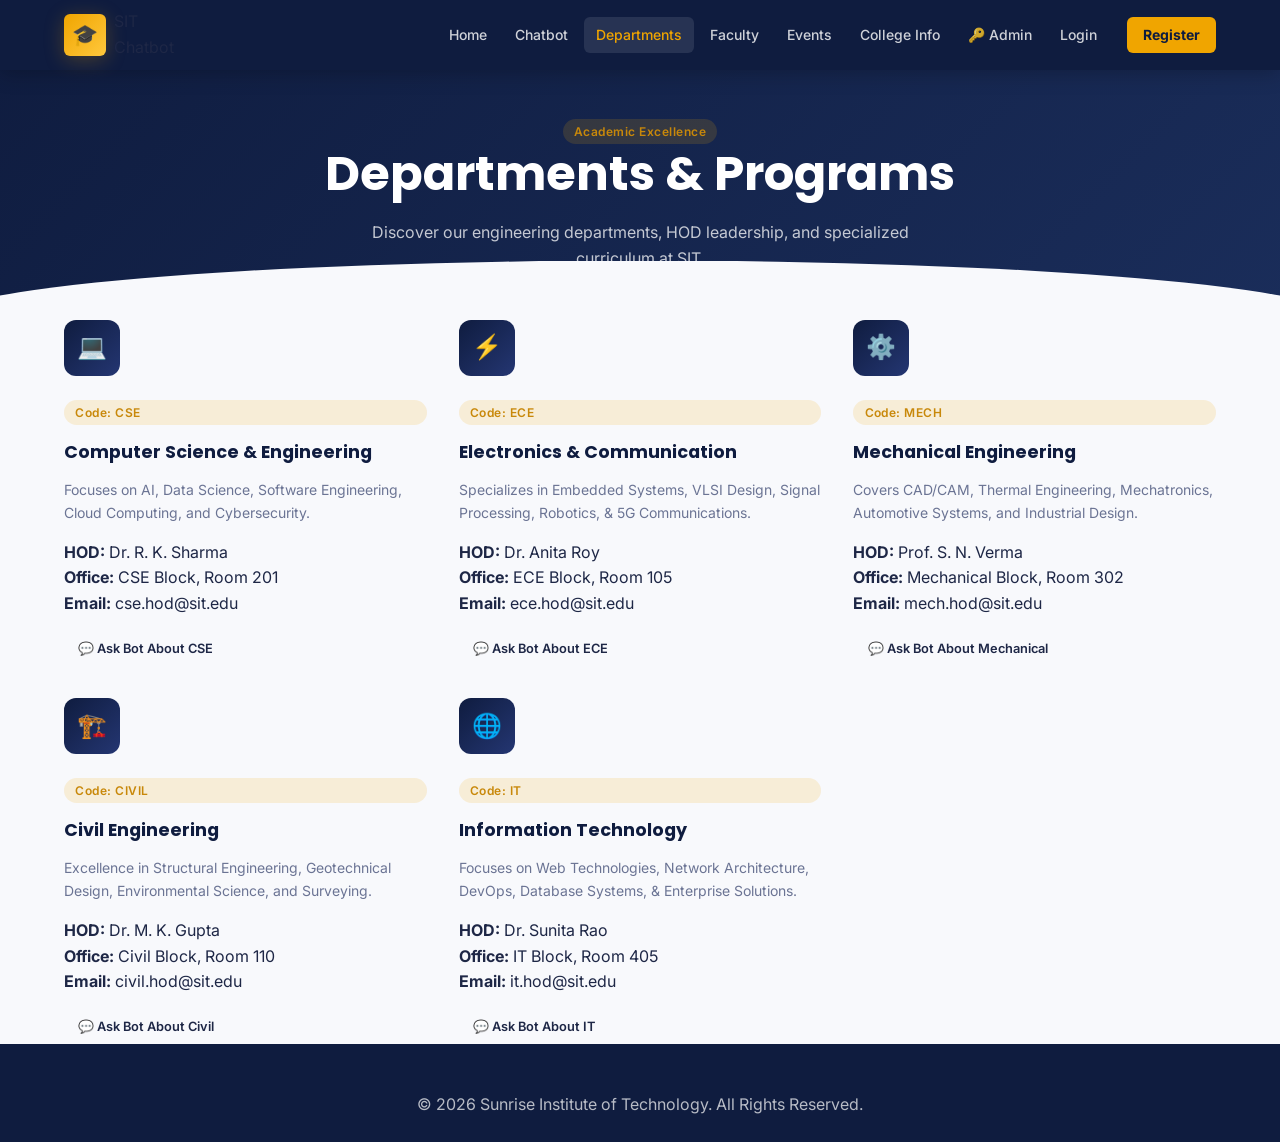
<file: Rinex/college-ai-chatbot/frontend/departments.html>
<!DOCTYPE html>
<html lang="en">
<head>
  <meta charset="UTF-8">
  <meta name="viewport" content="width=device-width, initial-scale=1.0">
  <title>Academic Departments — Sunrise Institute of Technology</title>

  <!-- Google Fonts & Style -->
  <link rel="preconnect" href="https://fonts.googleapis.com">
  <link rel="preconnect" href="https://fonts.gstatic.com" crossorigin>
  <link href="https://fonts.googleapis.com/css2?family=Inter:wght@400;500;600;700;800&family=Outfit:wght@500;600;700;800&display=swap" rel="stylesheet">
  <link rel="stylesheet" href="css/style.css">
</head>
<body>

  <!-- NAVIGATION BAR -->
  <nav class="navbar">
    <div class="nav-inner">
      <a href="index.html" class="nav-logo">
        <span class="logo-icon">🎓</span>
        <span class="logo-text">SIT <span>Chatbot</span></span>
      </a>
      <div class="nav-links">
        <a href="index.html" class="nav-link">Home</a>
        <a href="chatbot.html" class="nav-link">Chatbot</a>
        <a href="departments.html" class="nav-link active">Departments</a>
        <a href="faculty.html" class="nav-link">Faculty</a>
        <a href="events.html" class="nav-link">Events</a>
        <a href="college-info.html" class="nav-link">College Info</a>
        <a href="admin-login.html" class="nav-link nav-admin-btn">🔑 Admin</a>
        <div id="nav-auth" style="display: inline-flex; gap: 10px; align-items: center;">
          <a href="login.html" class="nav-link">Login</a>
          <a href="register.html" class="nav-link btn-nav">Register</a>
        </div>
      </div>
      <button class="nav-toggle" aria-label="Toggle navigation">
        <span></span><span></span><span></span>
      </button>
    </div>
  </nav>

  <!-- PAGE HERO -->
  <header class="page-hero">
    <div class="container text-center">
      <span class="badge badge-gold mb-2">Academic Excellence</span>
      <h1>Departments & Programs</h1>
      <p class="hero-subtext">Discover our engineering departments, HOD leadership, and specialized curriculum at SIT.</p>
    </div>
  </header>

  <!-- MAIN DEPARTMENTS CONTAINER -->
  <main class="section">
    <div class="container">
      
      <!-- Container for dynamic or fallback department cards -->
      <div id="departments-grid" class="grid grid-3">
        
        <!-- Fallback static cards shown while loading / if API is offline -->
        <div class="dept-card">
          <div class="dept-icon">💻</div>
          <span class="badge badge-gold mb-2">Code: CSE</span>
          <h3>Computer Science & Engineering</h3>
          <p class="dept-desc">Focuses on AI, Data Science, Software Engineering, Cloud Computing, and Cybersecurity.</p>
          <div class="dept-meta">
            <div><strong>HOD:</strong> Dr. R. K. Sharma</div>
            <div><strong>Office:</strong> CSE Block, Room 201</div>
            <div><strong>Email:</strong> <a href="mailto:cse.hod@sit.edu">cse.hod@sit.edu</a></div>
          </div>
          <a href="chatbot.html?q=Who+is+the+HOD+of+CSE" class="btn btn-outline-primary btn-block btn-sm mt-3">
            💬 Ask Bot About CSE
          </a>
        </div>

        <div class="dept-card">
          <div class="dept-icon">⚡</div>
          <span class="badge badge-gold mb-2">Code: ECE</span>
          <h3>Electronics & Communication</h3>
          <p class="dept-desc">Specializes in Embedded Systems, VLSI Design, Signal Processing, Robotics, & 5G Communications.</p>
          <div class="dept-meta">
            <div><strong>HOD:</strong> Dr. Anita Roy</div>
            <div><strong>Office:</strong> ECE Block, Room 105</div>
            <div><strong>Email:</strong> <a href="mailto:ece.hod@sit.edu">ece.hod@sit.edu</a></div>
          </div>
          <a href="chatbot.html?q=Who+is+the+HOD+of+ECE" class="btn btn-outline-primary btn-block btn-sm mt-3">
            💬 Ask Bot About ECE
          </a>
        </div>

        <div class="dept-card">
          <div class="dept-icon">⚙️</div>
          <span class="badge badge-gold mb-2">Code: MECH</span>
          <h3>Mechanical Engineering</h3>
          <p class="dept-desc">Covers CAD/CAM, Thermal Engineering, Mechatronics, Automotive Systems, and Industrial Design.</p>
          <div class="dept-meta">
            <div><strong>HOD:</strong> Prof. S. N. Verma</div>
            <div><strong>Office:</strong> Mechanical Block, Room 302</div>
            <div><strong>Email:</strong> <a href="mailto:mech.hod@sit.edu">mech.hod@sit.edu</a></div>
          </div>
          <a href="chatbot.html?q=Who+is+the+HOD+of+Mechanical" class="btn btn-outline-primary btn-block btn-sm mt-3">
            💬 Ask Bot About Mechanical
          </a>
        </div>

        <div class="dept-card">
          <div class="dept-icon">🏗️</div>
          <span class="badge badge-gold mb-2">Code: CIVIL</span>
          <h3>Civil Engineering</h3>
          <p class="dept-desc">Excellence in Structural Engineering, Geotechnical Design, Environmental Science, and Surveying.</p>
          <div class="dept-meta">
            <div><strong>HOD:</strong> Dr. M. K. Gupta</div>
            <div><strong>Office:</strong> Civil Block, Room 110</div>
            <div><strong>Email:</strong> <a href="mailto:civil.hod@sit.edu">civil.hod@sit.edu</a></div>
          </div>
          <a href="chatbot.html?q=Who+is+the+HOD+of+Civil" class="btn btn-outline-primary btn-block btn-sm mt-3">
            💬 Ask Bot About Civil
          </a>
        </div>

        <div class="dept-card">
          <div class="dept-icon">🌐</div>
          <span class="badge badge-gold mb-2">Code: IT</span>
          <h3>Information Technology</h3>
          <p class="dept-desc">Focuses on Web Technologies, Network Architecture, DevOps, Database Systems, & Enterprise Solutions.</p>
          <div class="dept-meta">
            <div><strong>HOD:</strong> Dr. Sunita Rao</div>
            <div><strong>Office:</strong> IT Block, Room 405</div>
            <div><strong>Email:</strong> <a href="mailto:it.hod@sit.edu">it.hod@sit.edu</a></div>
          </div>
          <a href="chatbot.html?q=Who+is+the+HOD+of+IT" class="btn btn-outline-primary btn-block btn-sm mt-3">
            💬 Ask Bot About IT
          </a>
        </div>

      </div>

    </div>
  </main>

  <!-- FOOTER -->
  <footer class="footer">
    <div class="container text-center">
      <p>© 2026 Sunrise Institute of Technology. All Rights Reserved.</p>
    </div>
  </footer>

  <!-- Scripts -->
  <script src="js/app.js"></script>
  <script>
    // Fetch departments from Java Servlet API if available
    document.addEventListener('DOMContentLoaded', async () => {
      const grid = document.getElementById('departments-grid');
      const data = await apiFetch('/departments');
      
      if (data && Array.isArray(data) && data.length > 0) {
        grid.innerHTML = data.map(dept => `
          <div class="dept-card">
            <div class="dept-icon">${escapeHtml(dept.icon || '🏫')}</div>
            <span class="badge badge-gold mb-2">Code: ${escapeHtml(dept.code)}</span>
            <h3>${escapeHtml(dept.dept_name)}</h3>
            <p class="dept-desc">${escapeHtml(dept.description || 'Comprehensive engineering curriculum with state-of-the-art laboratories.')}</p>
            <div class="dept-meta">
              <div><strong>HOD:</strong> ${escapeHtml(dept.hod_name)}</div>
              <div><strong>Email:</strong> <a href="mailto:${escapeHtml(dept.email)}">${escapeHtml(dept.email)}</a></div>
            </div>
            <a href="chatbot.html?q=Who+is+the+HOD+of+${encodeURIComponent(dept.code)}" class="btn btn-outline-primary btn-block btn-sm mt-3">
              💬 Ask Bot About ${escapeHtml(dept.code)}
            </a>
          </div>
        `).join('');
      }
    });
  </script>
</body>
</html>
</file>
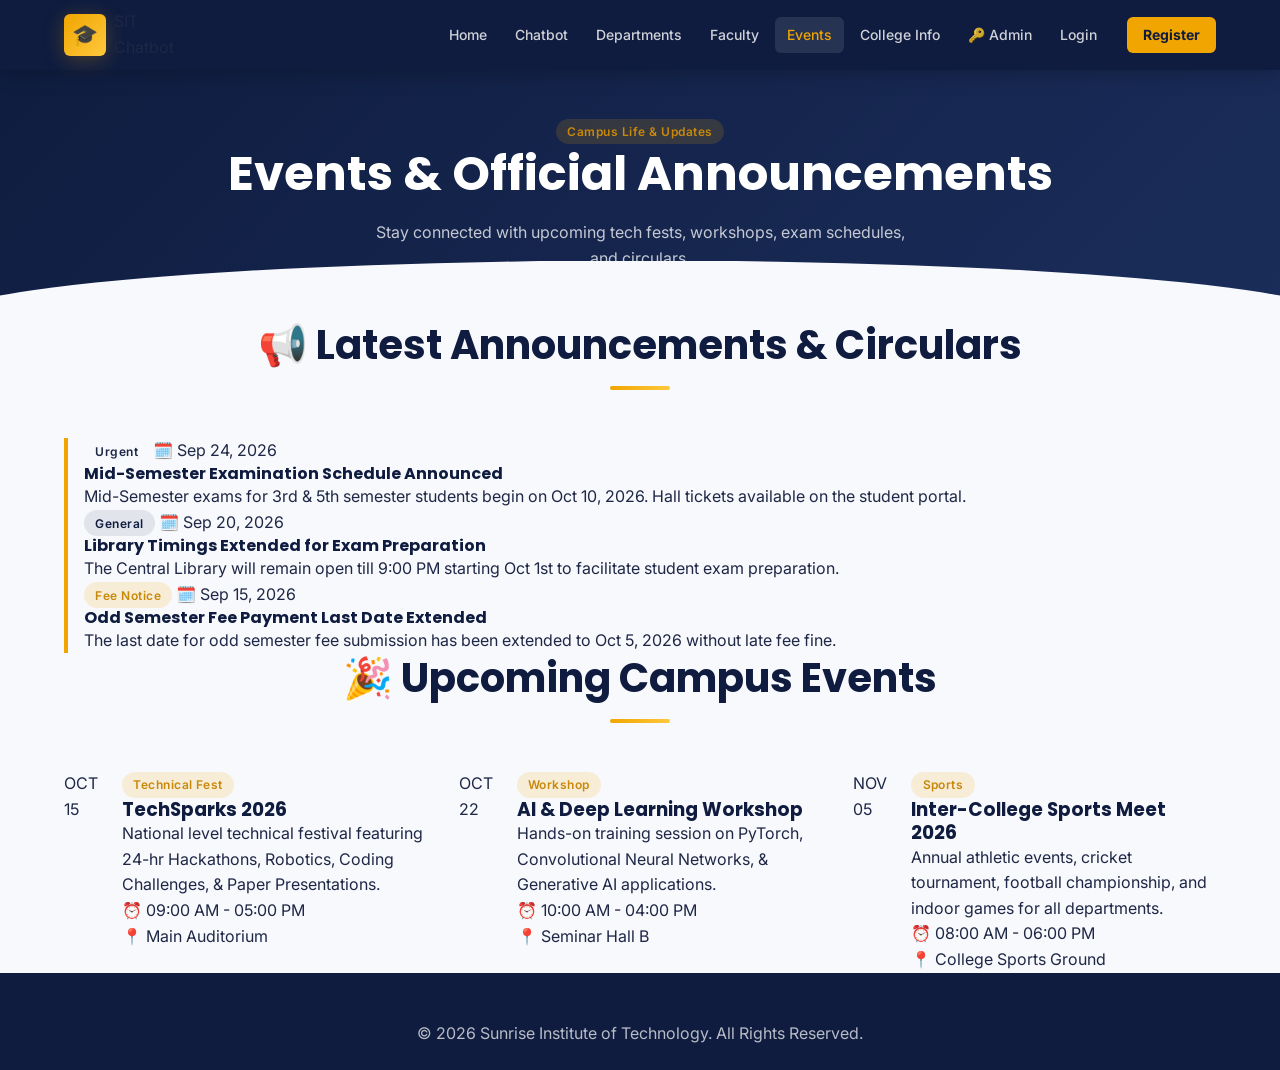
<file: Rinex/college-ai-chatbot/frontend/events.html>
<!DOCTYPE html>
<html lang="en">
<head>
  <meta charset="UTF-8">
  <meta name="viewport" content="width=device-width, initial-scale=1.0">
  <title>Events & Announcements — Sunrise Institute of Technology</title>

  <!-- Google Fonts & Style -->
  <link rel="preconnect" href="https://fonts.googleapis.com">
  <link rel="preconnect" href="https://fonts.gstatic.com" crossorigin>
  <link href="https://fonts.googleapis.com/css2?family=Inter:wght@400;500;600;700;800&family=Outfit:wght@500;600;700;800&display=swap" rel="stylesheet">
  <link rel="stylesheet" href="css/style.css">
</head>
<body>

  <!-- NAVIGATION BAR -->
  <nav class="navbar">
    <div class="nav-inner">
      <a href="index.html" class="nav-logo">
        <span class="logo-icon">🎓</span>
        <span class="logo-text">SIT <span>Chatbot</span></span>
      </a>
      <div class="nav-links">
        <a href="index.html" class="nav-link">Home</a>
        <a href="chatbot.html" class="nav-link">Chatbot</a>
        <a href="departments.html" class="nav-link">Departments</a>
        <a href="faculty.html" class="nav-link">Faculty</a>
        <a href="events.html" class="nav-link active">Events</a>
        <a href="college-info.html" class="nav-link">College Info</a>
        <a href="admin-login.html" class="nav-link nav-admin-btn">🔑 Admin</a>
        <div id="nav-auth" style="display: inline-flex; gap: 10px; align-items: center;">
          <a href="login.html" class="nav-link">Login</a>
          <a href="register.html" class="nav-link btn-nav">Register</a>
        </div>
      </div>
      <button class="nav-toggle" aria-label="Toggle navigation">
        <span></span><span></span><span></span>
      </button>
    </div>
  </nav>

  <!-- PAGE HERO -->
  <header class="page-hero">
    <div class="container text-center">
      <span class="badge badge-gold mb-2">Campus Life & Updates</span>
      <h1>Events & Official Announcements</h1>
      <p class="hero-subtext">Stay connected with upcoming tech fests, workshops, exam schedules, and circulars.</p>
    </div>
  </header>

  <!-- MAIN CONTENT -->
  <main class="section">
    <div class="container">

      <!-- SECTION 1: OFFICIAL ANNOUNCEMENTS -->
      <div class="mb-5">
        <div class="section-header">
          <h2 class="section-title">📢 Latest Announcements & Circulars</h2>
          <div class="section-divider"></div>
        </div>

        <div id="announcements-container" class="announcement-stack">
          <!-- Rendered by JS or fallback -->
          <div class="announcement-card priority-urgent">
            <div class="announcement-header">
              <span class="badge badge-danger">Urgent</span>
              <span class="announcement-date">🗓️ Sep 24, 2026</span>
            </div>
            <h4>Mid-Semester Examination Schedule Announced</h4>
            <p>Mid-Semester exams for 3rd & 5th semester students begin on Oct 10, 2026. Hall tickets available on the student portal.</p>
          </div>

          <div class="announcement-card">
            <div class="announcement-header">
              <span class="badge badge-navy">General</span>
              <span class="announcement-date">🗓️ Sep 20, 2026</span>
            </div>
            <h4>Library Timings Extended for Exam Preparation</h4>
            <p>The Central Library will remain open till 9:00 PM starting Oct 1st to facilitate student exam preparation.</p>
          </div>

          <div class="announcement-card">
            <div class="announcement-header">
              <span class="badge badge-gold">Fee Notice</span>
              <span class="announcement-date">🗓️ Sep 15, 2026</span>
            </div>
            <h4>Odd Semester Fee Payment Last Date Extended</h4>
            <p>The last date for odd semester fee submission has been extended to Oct 5, 2026 without late fee fine.</p>
          </div>
        </div>
      </div>

      <!-- SECTION 2: UPCOMING EVENTS -->
      <div>
        <div class="section-header">
          <h2 class="section-title">🎉 Upcoming Campus Events</h2>
          <div class="section-divider"></div>
        </div>

        <div id="events-grid" class="grid grid-3">
          
          <!-- Event 1 -->
          <div class="event-card">
            <div class="event-date-badge">
              <span class="event-month">OCT</span>
              <span class="event-day">15</span>
            </div>
            <div class="event-content">
              <span class="badge badge-gold mb-2">Technical Fest</span>
              <h3>TechSparks 2026</h3>
              <p>National level technical festival featuring 24-hr Hackathons, Robotics, Coding Challenges, & Paper Presentations.</p>
              <div class="event-meta">
                <div>⏰ 09:00 AM - 05:00 PM</div>
                <div>📍 Main Auditorium</div>
              </div>
            </div>
          </div>

          <!-- Event 2 -->
          <div class="event-card">
            <div class="event-date-badge">
              <span class="event-month">OCT</span>
              <span class="event-day">22</span>
            </div>
            <div class="event-content">
              <span class="badge badge-gold mb-2">Workshop</span>
              <h3>AI & Deep Learning Workshop</h3>
              <p>Hands-on training session on PyTorch, Convolutional Neural Networks, & Generative AI applications.</p>
              <div class="event-meta">
                <div>⏰ 10:00 AM - 04:00 PM</div>
                <div>📍 Seminar Hall B</div>
              </div>
            </div>
          </div>

          <!-- Event 3 -->
          <div class="event-card">
            <div class="event-date-badge">
              <span class="event-month">NOV</span>
              <span class="event-day">05</span>
            </div>
            <div class="event-content">
              <span class="badge badge-gold mb-2">Sports</span>
              <h3>Inter-College Sports Meet 2026</h3>
              <p>Annual athletic events, cricket tournament, football championship, and indoor games for all departments.</p>
              <div class="event-meta">
                <div>⏰ 08:00 AM - 06:00 PM</div>
                <div>📍 College Sports Ground</div>
              </div>
            </div>
          </div>

        </div>
      </div>

    </div>
  </main>

  <!-- FOOTER -->
  <footer class="footer">
    <div class="container text-center">
      <p>© 2026 Sunrise Institute of Technology. All Rights Reserved.</p>
    </div>
  </footer>

  <!-- Scripts -->
  <script src="js/app.js"></script>
  <script>
    document.addEventListener('DOMContentLoaded', async () => {
      // Fetch dynamic events if backend API is available
      const eventsData = await apiFetch('/events');
      if (eventsData && Array.isArray(eventsData) && eventsData.length > 0) {
        const eventsGrid = document.getElementById('events-grid');
        eventsGrid.innerHTML = eventsData.map(item => `
          <div class="event-card">
            <div class="event-date-badge">
              <span class="event-month">${getMonthName(item.event_date)}</span>
              <span class="event-day">${getDayNumber(item.event_date)}</span>
            </div>
            <div class="event-content">
              <span class="badge badge-gold mb-2">${escapeHtml(item.category || 'Event')}</span>
              <h3>${escapeHtml(item.title)}</h3>
              <p>${escapeHtml(item.description || '')}</p>
              <div class="event-meta">
                <div>⏰ ${escapeHtml(item.time || 'All Day')}</div>
                <div>📍 ${escapeHtml(item.location || 'SIT Campus')}</div>
              </div>
            </div>
          </div>
        `).join('');
      }

      // Fetch dynamic announcements if API available
      const annData = await apiFetch('/announcements');
      if (annData && Array.isArray(annData) && annData.length > 0) {
        const annContainer = document.getElementById('announcements-container');
        annContainer.innerHTML = annData.map(item => `
          <div class="announcement-card ${item.priority === 'urgent' ? 'priority-urgent' : ''}">
            <div class="announcement-header">
              <span class="badge ${item.priority === 'urgent' ? 'badge-danger' : 'badge-navy'}">${escapeHtml(item.priority || 'General')}</span>
              <span class="announcement-date">🗓️ ${formatDate(item.created_at)}</span>
            </div>
            <h4>${escapeHtml(item.title)}</h4>
            <p>${escapeHtml(item.content)}</p>
          </div>
        `).join('');
      }
    });
  </script>
</body>
</html>
</file>
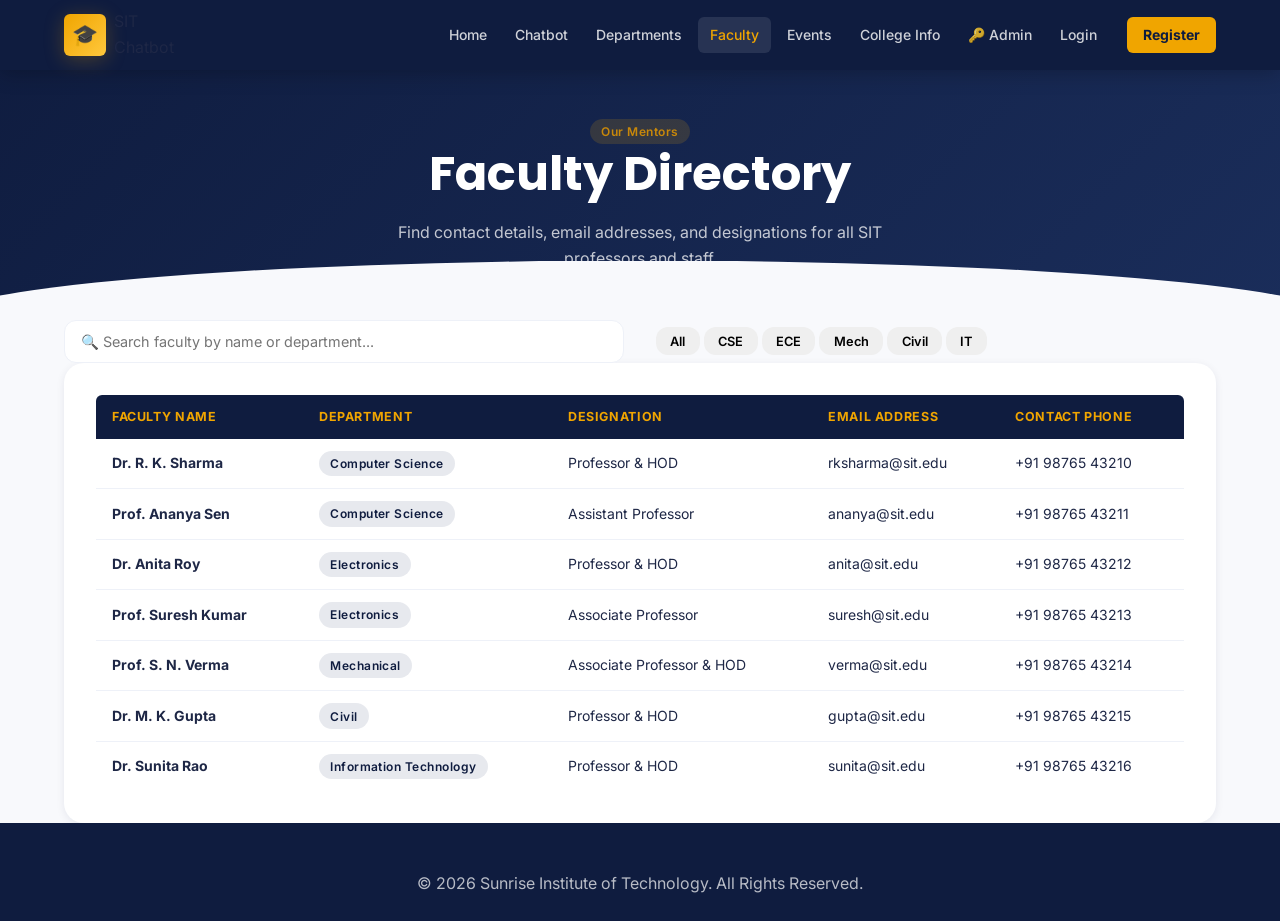
<file: Rinex/college-ai-chatbot/frontend/faculty.html>
<!DOCTYPE html>
<html lang="en">
<head>
  <meta charset="UTF-8">
  <meta name="viewport" content="width=device-width, initial-scale=1.0">
  <title>Faculty Directory — Sunrise Institute of Technology</title>

  <!-- Google Fonts & Style -->
  <link rel="preconnect" href="https://fonts.googleapis.com">
  <link rel="preconnect" href="https://fonts.gstatic.com" crossorigin>
  <link href="https://fonts.googleapis.com/css2?family=Inter:wght@400;500;600;700;800&family=Outfit:wght@500;600;700;800&display=swap" rel="stylesheet">
  <link rel="stylesheet" href="css/style.css">
</head>
<body>

  <!-- NAVIGATION BAR -->
  <nav class="navbar">
    <div class="nav-inner">
      <a href="index.html" class="nav-logo">
        <span class="logo-icon">🎓</span>
        <span class="logo-text">SIT <span>Chatbot</span></span>
      </a>
      <div class="nav-links">
        <a href="index.html" class="nav-link">Home</a>
        <a href="chatbot.html" class="nav-link">Chatbot</a>
        <a href="departments.html" class="nav-link">Departments</a>
        <a href="faculty.html" class="nav-link active">Faculty</a>
        <a href="events.html" class="nav-link">Events</a>
        <a href="college-info.html" class="nav-link">College Info</a>
        <a href="admin-login.html" class="nav-link nav-admin-btn">🔑 Admin</a>
        <div id="nav-auth" style="display: inline-flex; gap: 10px; align-items: center;">
          <a href="login.html" class="nav-link">Login</a>
          <a href="register.html" class="nav-link btn-nav">Register</a>
        </div>
      </div>
      <button class="nav-toggle" aria-label="Toggle navigation">
        <span></span><span></span><span></span>
      </button>
    </div>
  </nav>

  <!-- PAGE HERO -->
  <header class="page-hero">
    <div class="container text-center">
      <span class="badge badge-gold mb-2">Our Mentors</span>
      <h1>Faculty Directory</h1>
      <p class="hero-subtext">Find contact details, email addresses, and designations for all SIT professors and staff.</p>
    </div>
  </header>

  <!-- MAIN CONTENT -->
  <main class="section">
    <div class="container">

      <!-- SEARCH & FILTER BAR -->
      <div class="faculty-controls mb-4">
        <div class="grid grid-2" style="align-items: center;">
          
          <!-- Search input -->
          <div>
            <input 
              type="text" 
              id="faculty-search" 
              class="form-control" 
              placeholder="🔍 Search faculty by name or department..." 
              onkeyup="filterFaculty()"
            >
          </div>

          <!-- Department Category Filter Buttons -->
          <div class="filter-buttons-group">
            <button class="btn btn-sm btn-outline-primary active" onclick="setDeptFilter('ALL', this)">All</button>
            <button class="btn btn-sm btn-outline-primary" onclick="setDeptFilter('Computer Science', this)">CSE</button>
            <button class="btn btn-sm btn-outline-primary" onclick="setDeptFilter('Electronics', this)">ECE</button>
            <button class="btn btn-sm btn-outline-primary" onclick="setDeptFilter('Mechanical', this)">Mech</button>
            <button class="btn btn-sm btn-outline-primary" onclick="setDeptFilter('Civil', this)">Civil</button>
            <button class="btn btn-sm btn-outline-primary" onclick="setDeptFilter('Information Technology', this)">IT</button>
          </div>

        </div>
      </div>

      <!-- FACULTY TABLE CONTAINER -->
      <div class="data-table-wrapper">
        <table class="data-table">
          <thead>
            <tr>
              <th>Faculty Name</th>
              <th>Department</th>
              <th>Designation</th>
              <th>Email Address</th>
              <th>Contact Phone</th>
            </tr>
          </thead>
          <tbody id="faculty-table-body">
            <!-- Rendered by JS below -->
          </tbody>
        </table>
      </div>

    </div>
  </main>

  <!-- FOOTER -->
  <footer class="footer">
    <div class="container text-center">
      <p>© 2026 Sunrise Institute of Technology. All Rights Reserved.</p>
    </div>
  </footer>

  <!-- Scripts -->
  <script src="js/app.js"></script>
  <script>
    let allFaculty = [];
    let currentDeptFilter = 'ALL';

    const DEMO_FACULTY_LIST = [
      { id: 1, name: 'Dr. R. K. Sharma', department: 'Computer Science', designation: 'Professor & HOD', email: 'rksharma@sit.edu', phone: '+91 98765 43210' },
      { id: 2, name: 'Prof. Ananya Sen', department: 'Computer Science', designation: 'Assistant Professor', email: 'ananya@sit.edu', phone: '+91 98765 43211' },
      { id: 3, name: 'Dr. Anita Roy', department: 'Electronics', designation: 'Professor & HOD', email: 'anita@sit.edu', phone: '+91 98765 43212' },
      { id: 4, name: 'Prof. Suresh Kumar', department: 'Electronics', designation: 'Associate Professor', email: 'suresh@sit.edu', phone: '+91 98765 43213' },
      { id: 5, name: 'Prof. S. N. Verma', department: 'Mechanical', designation: 'Associate Professor & HOD', email: 'verma@sit.edu', phone: '+91 98765 43214' },
      { id: 6, name: 'Dr. M. K. Gupta', department: 'Civil', designation: 'Professor & HOD', email: 'gupta@sit.edu', phone: '+91 98765 43215' },
      { id: 7, name: 'Dr. Sunita Rao', department: 'Information Technology', designation: 'Professor & HOD', email: 'sunita@sit.edu', phone: '+91 98765 43216' }
    ];

    async function loadFaculty() {
      const tbody = document.getElementById('faculty-table-body');
      tbody.innerHTML = '<tr><td colspan="5" class="text-center py-3">Loading faculty directory...</td></tr>';

      const data = await apiFetch('/faculty');
      if (data && Array.isArray(data) && data.length > 0) {
        allFaculty = data;
      } else {
        allFaculty = DEMO_FACULTY_LIST;
      }
      renderFacultyTable(allFaculty);
    }

    function renderFacultyTable(list) {
      const tbody = document.getElementById('faculty-table-body');
      if (!list || list.length === 0) {
        tbody.innerHTML = '<tr><td colspan="5" class="text-center py-4">No matching faculty members found.</td></tr>';
        return;
      }

      tbody.innerHTML = list.map(item => `
        <tr>
          <td><strong>${escapeHtml(item.name)}</strong></td>
          <td><span class="badge badge-navy">${escapeHtml(item.department)}</span></td>
          <td>${escapeHtml(item.designation)}</td>
          <td><a href="mailto:${escapeHtml(item.email)}">${escapeHtml(item.email)}</a></td>
          <td>${escapeHtml(item.phone || 'N/A')}</td>
        </tr>
      `).join('');
    }

    function filterFaculty() {
      const searchTerm = document.getElementById('faculty-search').value.toLowerCase().trim();
      
      const filtered = allFaculty.filter(f => {
        const matchesDept = (currentDeptFilter === 'ALL') || f.department.toLowerCase().includes(currentDeptFilter.toLowerCase());
        const matchesSearch = f.name.toLowerCase().includes(searchTerm) || 
                              f.department.toLowerCase().includes(searchTerm) || 
                              f.designation.toLowerCase().includes(searchTerm);
        return matchesDept && matchesSearch;
      });

      renderFacultyTable(filtered);
    }

    function setDeptFilter(dept, btnElement) {
      currentDeptFilter = dept;
      document.querySelectorAll('.filter-buttons-group button').forEach(b => b.classList.remove('active'));
      btnElement.classList.add('active');
      filterFaculty();
    }

    document.addEventListener('DOMContentLoaded', loadFaculty);
  </script>
</body>
</html>
</file>
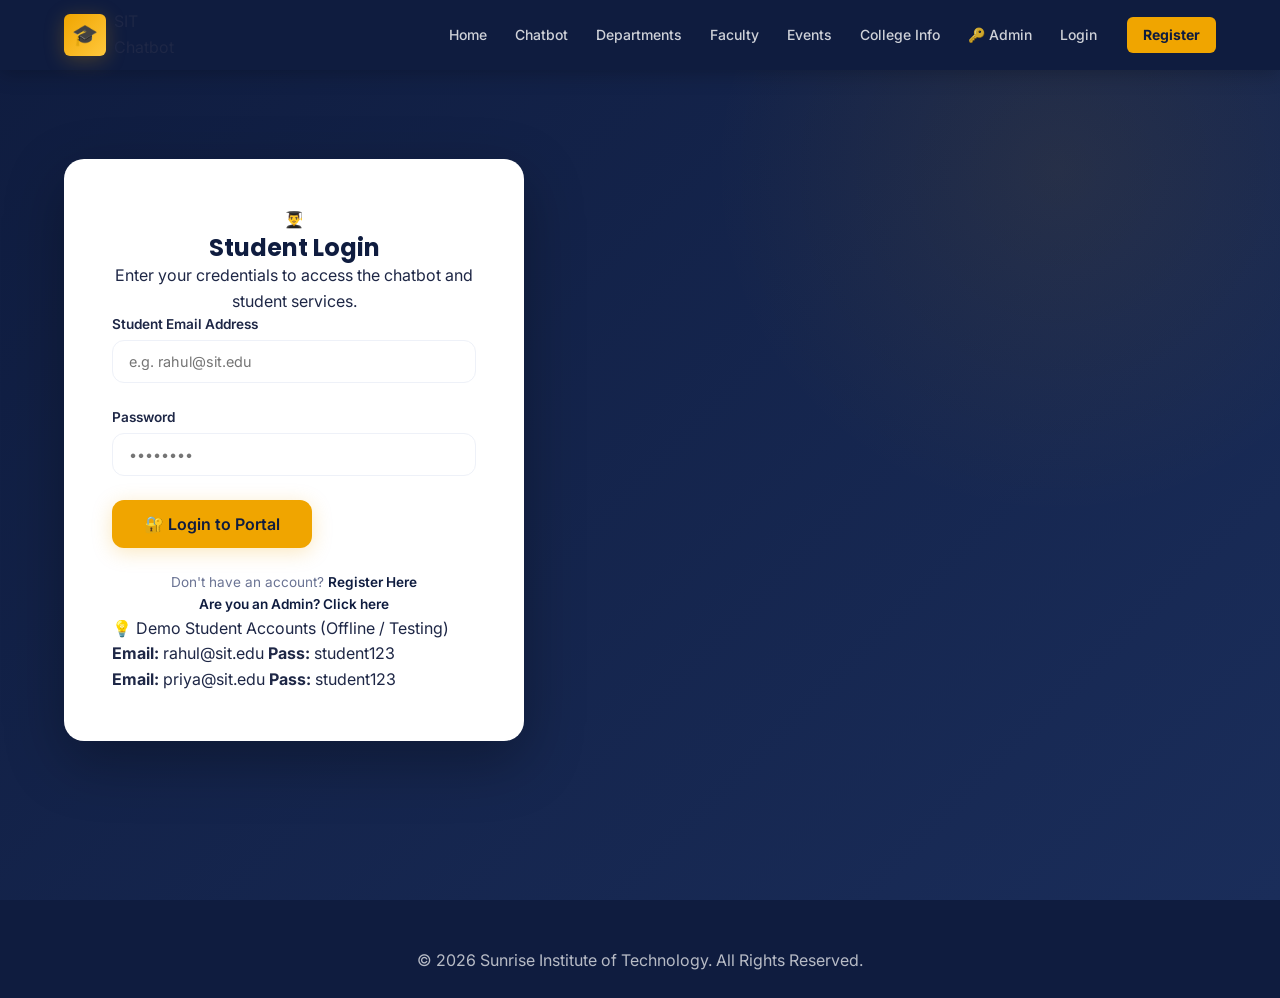
<file: Rinex/college-ai-chatbot/frontend/login.html>
<!DOCTYPE html>
<html lang="en">
<head>
  <meta charset="UTF-8">
  <meta name="viewport" content="width=device-width, initial-scale=1.0">
  <title>Student Login — SIT College AI Chatbot</title>

  <!-- Google Fonts & Style -->
  <link rel="preconnect" href="https://fonts.googleapis.com">
  <link rel="preconnect" href="https://fonts.gstatic.com" crossorigin>
  <link href="https://fonts.googleapis.com/css2?family=Inter:wght@400;500;600;700;800&family=Outfit:wght@500;600;700;800&display=swap" rel="stylesheet">
  <link rel="stylesheet" href="css/style.css">
</head>
<body>

  <!-- NAVIGATION BAR -->
  <nav class="navbar">
    <div class="nav-inner">
      <a href="index.html" class="nav-logo">
        <span class="logo-icon">🎓</span>
        <span class="logo-text">SIT <span>Chatbot</span></span>
      </a>
      <div class="nav-links">
        <a href="index.html" class="nav-link">Home</a>
        <a href="chatbot.html" class="nav-link">Chatbot</a>
        <a href="departments.html" class="nav-link">Departments</a>
        <a href="faculty.html" class="nav-link">Faculty</a>
        <a href="events.html" class="nav-link">Events</a>
        <a href="college-info.html" class="nav-link">College Info</a>
        <a href="admin-login.html" class="nav-link nav-admin-btn">🔑 Admin</a>
        <div id="nav-auth" style="display: inline-flex; gap: 10px; align-items: center;">
          <a href="login.html" class="nav-link active">Login</a>
          <a href="register.html" class="nav-link btn-nav">Register</a>
        </div>
      </div>
      <button class="nav-toggle" aria-label="Toggle navigation">
        <span></span><span></span><span></span>
      </button>
    </div>
  </nav>

  <!-- LOGIN SECTION -->
  <main class="auth-page">
    <div class="container">
      <div class="auth-container">
        
        <div class="auth-card">
          <div class="auth-header text-center">
            <div class="auth-icon">👨‍🎓</div>
            <h2>Student Login</h2>
            <p>Enter your credentials to access the chatbot and student services.</p>
          </div>

          <!-- Alert area for error / success messages -->
          <div id="login-alert" class="alert hidden"></div>

          <!-- Student Login Form -->
          <form id="login-form">
            <div class="form-group">
              <label for="email">Student Email Address</label>
              <input type="email" id="email" name="email" class="form-control" placeholder="e.g. rahul@sit.edu" required autocomplete="email">
            </div>

            <div class="form-group">
              <label for="password">Password</label>
              <input type="password" id="password" name="password" class="form-control" placeholder="••••••••" required autocomplete="current-password">
            </div>

            <button type="submit" id="login-btn" class="btn btn-primary btn-block btn-lg">
              🔐 Login to Portal
            </button>
          </form>

          <div class="auth-footer text-center">
            <p>Don't have an account? <a href="register.html">Register Here</a></p>
            <p class="mt-2"><a href="admin-login.html" class="text-gold">Are you an Admin? Click here</a></p>
          </div>

          <!-- Demo Credentials Helper Box -->
          <div class="demo-box mt-4">
            <div class="demo-title">💡 Demo Student Accounts (Offline / Testing)</div>
            <div class="demo-row">
              <span><strong>Email:</strong> rahul@sit.edu</span>
              <span><strong>Pass:</strong> student123</span>
            </div>
            <div class="demo-row">
              <span><strong>Email:</strong> priya@sit.edu</span>
              <span><strong>Pass:</strong> student123</span>
            </div>
          </div>

        </div>

      </div>
    </div>
  </main>

  <!-- FOOTER -->
  <footer class="footer">
    <div class="container text-center">
      <p>© 2026 Sunrise Institute of Technology. All Rights Reserved.</p>
    </div>
  </footer>

  <!-- Scripts -->
  <script src="js/app.js"></script>
  <script src="js/auth.js"></script>
</body>
</html>
</file>
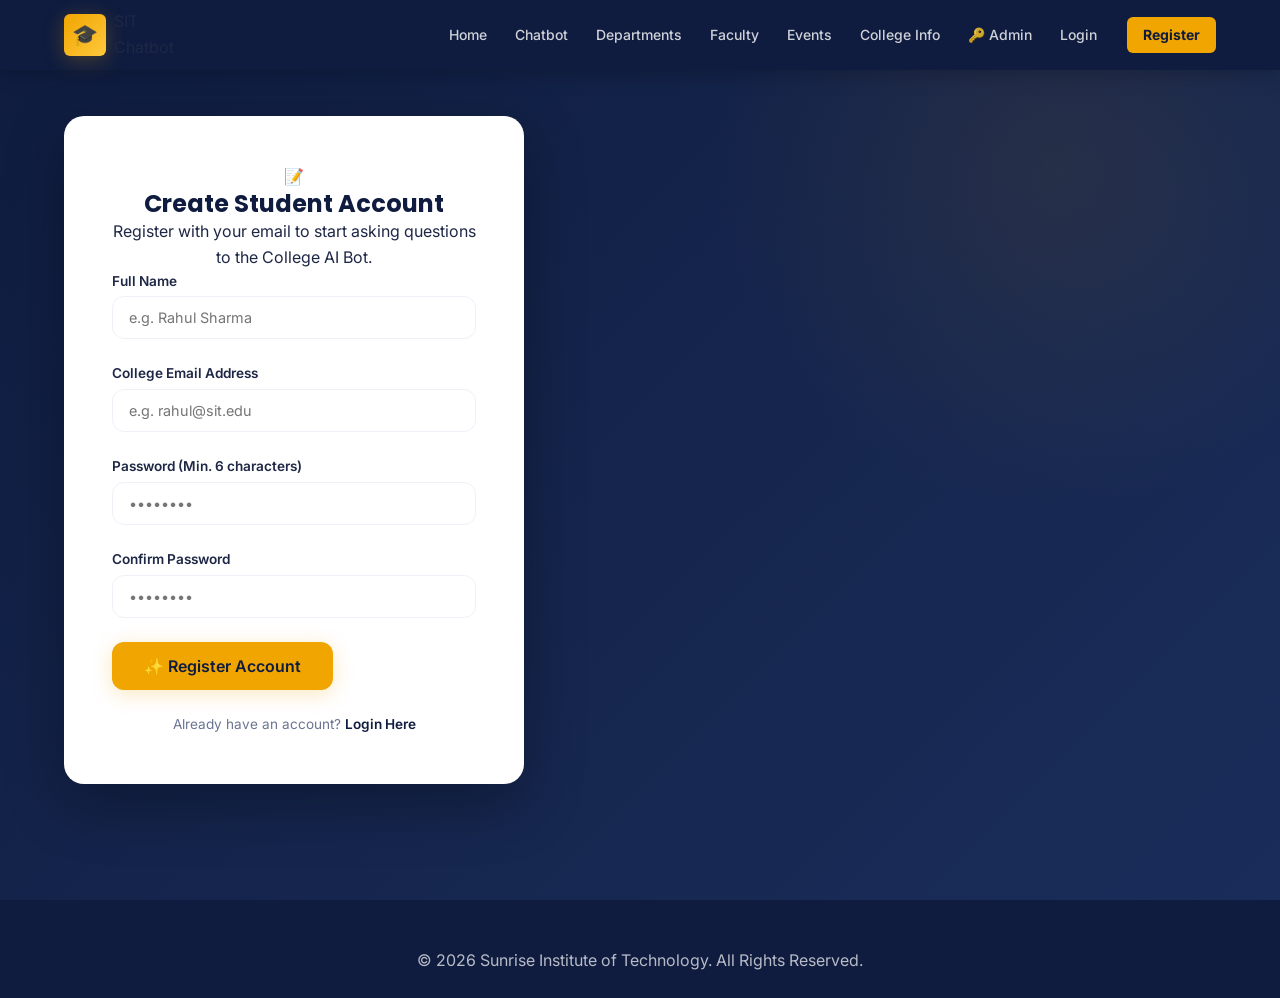
<file: Rinex/college-ai-chatbot/frontend/register.html>
<!DOCTYPE html>
<html lang="en">
<head>
  <meta charset="UTF-8">
  <meta name="viewport" content="width=device-width, initial-scale=1.0">
  <title>Student Registration — SIT College AI Chatbot</title>

  <!-- Google Fonts & Style -->
  <link rel="preconnect" href="https://fonts.googleapis.com">
  <link rel="preconnect" href="https://fonts.gstatic.com" crossorigin>
  <link href="https://fonts.googleapis.com/css2?family=Inter:wght@400;500;600;700;800&family=Outfit:wght@500;600;700;800&display=swap" rel="stylesheet">
  <link rel="stylesheet" href="css/style.css">
</head>
<body>

  <!-- NAVIGATION BAR -->
  <nav class="navbar">
    <div class="nav-inner">
      <a href="index.html" class="nav-logo">
        <span class="logo-icon">🎓</span>
        <span class="logo-text">SIT <span>Chatbot</span></span>
      </a>
      <div class="nav-links">
        <a href="index.html" class="nav-link">Home</a>
        <a href="chatbot.html" class="nav-link">Chatbot</a>
        <a href="departments.html" class="nav-link">Departments</a>
        <a href="faculty.html" class="nav-link">Faculty</a>
        <a href="events.html" class="nav-link">Events</a>
        <a href="college-info.html" class="nav-link">College Info</a>
        <a href="admin-login.html" class="nav-link nav-admin-btn">🔑 Admin</a>
        <div id="nav-auth" style="display: inline-flex; gap: 10px; align-items: center;">
          <a href="login.html" class="nav-link">Login</a>
          <a href="register.html" class="nav-link active btn-nav">Register</a>
        </div>
      </div>
      <button class="nav-toggle" aria-label="Toggle navigation">
        <span></span><span></span><span></span>
      </button>
    </div>
  </nav>

  <!-- REGISTRATION SECTION -->
  <main class="auth-page">
    <div class="container">
      <div class="auth-container">
        
        <div class="auth-card">
          <div class="auth-header text-center">
            <div class="auth-icon">📝</div>
            <h2>Create Student Account</h2>
            <p>Register with your email to start asking questions to the College AI Bot.</p>
          </div>

          <!-- Alert element -->
          <div id="register-alert" class="alert hidden"></div>

          <!-- Registration Form -->
          <form id="register-form">
            <div class="form-group">
              <label for="fullname">Full Name</label>
              <input type="text" id="fullname" name="fullname" class="form-control" placeholder="e.g. Rahul Sharma" required autocomplete="name">
            </div>

            <div class="form-group">
              <label for="email">College Email Address</label>
              <input type="email" id="email" name="email" class="form-control" placeholder="e.g. rahul@sit.edu" required autocomplete="email">
            </div>

            <div class="form-group">
              <label for="password">Password (Min. 6 characters)</label>
              <input type="password" id="password" name="password" class="form-control" placeholder="••••••••" required autocomplete="new-password">
            </div>

            <div class="form-group">
              <label for="confirm_password">Confirm Password</label>
              <input type="password" id="confirm_password" name="confirm_password" class="form-control" placeholder="••••••••" required autocomplete="new-password">
            </div>

            <button type="submit" id="register-btn" class="btn btn-primary btn-block btn-lg">
              ✨ Register Account
            </button>
          </form>

          <div class="auth-footer text-center">
            <p>Already have an account? <a href="login.html">Login Here</a></p>
          </div>

        </div>

      </div>
    </div>
  </main>

  <!-- FOOTER -->
  <footer class="footer">
    <div class="container text-center">
      <p>© 2026 Sunrise Institute of Technology. All Rights Reserved.</p>
    </div>
  </footer>

  <!-- Scripts -->
  <script src="js/app.js"></script>
  <script src="js/auth.js"></script>
</body>
</html>
</file>
<file: Rinex/college-ai-chatbot/frontend/css/style.css>
/* ================================================================
   style.css — Global Design System
   College AI Chatbot | Sunrise Institute of Technology
   Theme: Navy Blue + Gold | Modern, Responsive, Professional
   ================================================================ */

/* ----------------------------------------------------------------
   1. GOOGLE FONTS IMPORT
   ---------------------------------------------------------------- */
@import url('https://fonts.googleapis.com/css2?family=Inter:wght@300;400;500;600;700;800&family=Poppins:wght@400;600;700;800&display=swap');

/* ----------------------------------------------------------------
   2. CSS CUSTOM PROPERTIES (Design Tokens)
   Change these values to retheme the entire site instantly.
   ---------------------------------------------------------------- */
:root {
  /* Color Palette */
  --navy:        #0f1c3f;     /* Deep navy — primary dark */
  --navy-mid:    #1a2d5a;     /* Mid navy — headers, cards */
  --navy-light:  #243672;     /* Light navy — hover states */
  --gold:        #f0a500;     /* Primary accent gold */
  --gold-light:  #ffc83d;     /* Light gold for glows */
  --gold-dark:   #c8880a;     /* Darker gold for text */
  --white:       #ffffff;
  --off-white:   #f8f9fc;
  --light-gray:  #eef1f8;
  --mid-gray:    #9aa3b8;
  --dark-gray:   #3a4162;
  --text-main:   #1e2746;
  --text-light:  #6b7494;
  --success:     #22c55e;
  --error:       #ef4444;
  --warning:     #f59e0b;
  --info:        #3b82f6;

  /* Typography */
  --font-body:    'Inter', sans-serif;
  --font-heading: 'Poppins', sans-serif;

  /* Spacing */
  --gap-xs:  0.25rem;
  --gap-sm:  0.5rem;
  --gap-md:  1rem;
  --gap-lg:  1.5rem;
  --gap-xl:  2rem;
  --gap-2xl: 3rem;
  --gap-3xl: 5rem;

  /* Border Radius */
  --radius-sm:   6px;
  --radius-md:   12px;
  --radius-lg:   20px;
  --radius-full: 9999px;

  /* Shadows */
  --shadow-sm:  0 2px 8px rgba(15,28,63,0.08);
  --shadow-md:  0 4px 20px rgba(15,28,63,0.12);
  --shadow-lg:  0 8px 40px rgba(15,28,63,0.18);
  --shadow-gold: 0 4px 20px rgba(240,165,0,0.25);

  /* Transitions */
  --transition: 0.3s ease;

  /* Layout */
  --max-width: 1200px;
  --nav-height: 70px;
}

/* ----------------------------------------------------------------
   3. RESET & BASE STYLES
   ---------------------------------------------------------------- */
*, *::before, *::after {
  box-sizing: border-box;
  margin: 0;
  padding: 0;
}

html {
  scroll-behavior: smooth;
  font-size: 16px;
}

body {
  font-family: var(--font-body);
  background-color: var(--off-white);
  color: var(--text-main);
  line-height: 1.6;
  min-height: 100vh;
}

img { max-width: 100%; display: block; }
a   { text-decoration: none; color: inherit; }
ul  { list-style: none; }

h1, h2, h3, h4, h5, h6 {
  font-family: var(--font-heading);
  font-weight: 700;
  line-height: 1.25;
  color: var(--navy);
}

/* ----------------------------------------------------------------
   4. UTILITY CLASSES
   ---------------------------------------------------------------- */
.container {
  width: 100%;
  max-width: var(--max-width);
  margin: 0 auto;
  padding: 0 var(--gap-lg);
}

.section-padding { padding: var(--gap-3xl) 0; }
.text-center     { text-align: center; }
.text-gold       { color: var(--gold); }
.text-navy       { color: var(--navy); }
.mt-auto         { margin-top: auto; }

.badge {
  display: inline-flex;
  align-items: center;
  padding: 0.2rem 0.7rem;
  border-radius: var(--radius-full);
  font-size: 0.75rem;
  font-weight: 600;
  letter-spacing: 0.04em;
}
.badge-gold  { background: rgba(240,165,0,0.15); color: var(--gold-dark); }
.badge-navy  { background: rgba(26,45,90,0.1);   color: var(--navy); }
.badge-green { background: rgba(34,197,94,0.12); color: #15803d; }

/* ----------------------------------------------------------------
   5. NAVIGATION BAR
   ---------------------------------------------------------------- */
.navbar {
  position: fixed;
  top: 0; left: 0; right: 0;
  z-index: 1000;
  height: var(--nav-height);
  background: var(--navy);
  box-shadow: 0 2px 20px rgba(0,0,0,0.25);
  display: flex;
  align-items: center;
}

.nav-inner {
  display: flex;
  align-items: center;
  justify-content: space-between;
  width: 100%;
  max-width: var(--max-width);
  margin: 0 auto;
  padding: 0 var(--gap-lg);
}

/* Logo */
.nav-logo {
  display: flex;
  align-items: center;
  gap: var(--gap-sm);
  text-decoration: none;
}

.nav-logo .logo-icon {
  width: 42px; height: 42px;
  background: linear-gradient(135deg, var(--gold), var(--gold-light));
  border-radius: var(--radius-sm);
  display: flex; align-items: center; justify-content: center;
  font-size: 1.3rem;
  box-shadow: var(--shadow-gold);
}

.nav-logo .logo-text {
  display: flex;
  flex-direction: column;
}

.nav-logo .logo-title {
  font-family: var(--font-heading);
  font-size: 1rem;
  font-weight: 700;
  color: var(--white);
  line-height: 1;
}

.nav-logo .logo-sub {
  font-size: 0.65rem;
  color: var(--gold);
  letter-spacing: 0.08em;
  text-transform: uppercase;
}

/* Nav links */
.nav-links {
  display: flex;
  align-items: center;
  gap: var(--gap-xs);
}

.nav-link {
  display: flex;
  align-items: center;
  gap: 0.3rem;
  padding: 0.4rem 0.75rem;
  border-radius: var(--radius-sm);
  color: rgba(255,255,255,0.8);
  font-size: 0.875rem;
  font-weight: 500;
  transition: var(--transition);
  white-space: nowrap;
}

.nav-link:hover,
.nav-link.active {
  background: rgba(255,255,255,0.1);
  color: var(--gold);
}

.nav-link.btn-nav {
  background: var(--gold);
  color: var(--navy);
  font-weight: 700;
  padding: 0.45rem 1rem;
  margin-left: var(--gap-sm);
}

.nav-link.btn-nav:hover {
  background: var(--gold-light);
  color: var(--navy);
  transform: translateY(-1px);
  box-shadow: var(--shadow-gold);
}

/* Hamburger for mobile */
.nav-toggle {
  display: none;
  background: none;
  border: none;
  cursor: pointer;
  flex-direction: column;
  gap: 5px;
  padding: 5px;
}
.nav-toggle span {
  display: block;
  width: 24px; height: 2px;
  background: var(--white);
  border-radius: 2px;
  transition: var(--transition);
}

/* ----------------------------------------------------------------
   6. HERO SECTION
   ---------------------------------------------------------------- */
.hero {
  min-height: 100vh;
  background: linear-gradient(135deg, var(--navy) 0%, var(--navy-mid) 50%, #1e3a6e 100%);
  display: flex;
  align-items: center;
  position: relative;
  overflow: hidden;
  padding-top: var(--nav-height);
}

/* Decorative background blobs */
.hero::before {
  content: '';
  position: absolute;
  top: -10%; right: -5%;
  width: 600px; height: 600px;
  background: radial-gradient(circle, rgba(240,165,0,0.12) 0%, transparent 70%);
  border-radius: 50%;
  pointer-events: none;
}

.hero::after {
  content: '';
  position: absolute;
  bottom: -10%; left: -5%;
  width: 500px; height: 500px;
  background: radial-gradient(circle, rgba(59,130,246,0.08) 0%, transparent 70%);
  border-radius: 50%;
  pointer-events: none;
}

.hero-content {
  position: relative;
  z-index: 1;
  display: grid;
  grid-template-columns: 1fr 1fr;
  gap: var(--gap-3xl);
  align-items: center;
  padding: var(--gap-3xl) var(--gap-lg);
  max-width: var(--max-width);
  margin: 0 auto;
  width: 100%;
}

.hero-badge {
  display: inline-flex;
  align-items: center;
  gap: var(--gap-sm);
  background: rgba(240,165,0,0.15);
  border: 1px solid rgba(240,165,0,0.3);
  color: var(--gold);
  padding: 0.4rem 1rem;
  border-radius: var(--radius-full);
  font-size: 0.8rem;
  font-weight: 600;
  letter-spacing: 0.05em;
  text-transform: uppercase;
  margin-bottom: var(--gap-lg);
  animation: fadeInDown 0.6s ease;
}

.hero-title {
  font-size: clamp(2rem, 5vw, 3.5rem);
  color: var(--white);
  margin-bottom: var(--gap-lg);
  animation: fadeInUp 0.7s ease;
  line-height: 1.15;
}

.hero-title .highlight {
  color: var(--gold);
  display: block;
}

.hero-desc {
  color: rgba(255,255,255,0.75);
  font-size: 1.05rem;
  margin-bottom: var(--gap-xl);
  animation: fadeInUp 0.8s ease;
  line-height: 1.7;
}

.hero-buttons {
  display: flex;
  gap: var(--gap-md);
  flex-wrap: wrap;
  animation: fadeInUp 0.9s ease;
}

.hero-stats {
  display: flex;
  gap: var(--gap-xl);
  margin-top: var(--gap-xl);
  animation: fadeInUp 1s ease;
}

.stat-item { text-align: center; }
.stat-num  {
  font-family: var(--font-heading);
  font-size: 1.8rem;
  font-weight: 800;
  color: var(--gold);
}
.stat-label { font-size: 0.75rem; color: rgba(255,255,255,0.6); }

/* Hero chatbot preview box */
.hero-visual {
  position: relative;
  z-index: 1;
  animation: fadeInRight 0.8s ease;
}

.chat-preview {
  background: rgba(255,255,255,0.06);
  border: 1px solid rgba(255,255,255,0.12);
  border-radius: var(--radius-lg);
  padding: var(--gap-lg);
  backdrop-filter: blur(12px);
  box-shadow: 0 20px 60px rgba(0,0,0,0.3);
}

.chat-preview-header {
  display: flex;
  align-items: center;
  gap: var(--gap-sm);
  padding-bottom: var(--gap-md);
  border-bottom: 1px solid rgba(255,255,255,0.1);
  margin-bottom: var(--gap-md);
}

.chat-preview-header .bot-avatar {
  width: 36px; height: 36px;
  background: linear-gradient(135deg, var(--gold), var(--gold-light));
  border-radius: 50%;
  display: flex; align-items: center; justify-content: center;
  font-size: 1rem;
}

.chat-preview-header h4 { color: var(--white); font-size: 0.9rem; }
.chat-preview-header p  { color: var(--success); font-size: 0.7rem; }

.preview-messages { display: flex; flex-direction: column; gap: var(--gap-sm); }

.preview-msg {
  padding: 0.6rem 1rem;
  border-radius: var(--radius-md);
  font-size: 0.82rem;
  max-width: 85%;
  animation: fadeIn 0.5s ease;
}

.preview-msg.bot {
  background: rgba(255,255,255,0.1);
  color: rgba(255,255,255,0.9);
  border-radius: var(--radius-md) var(--radius-md) var(--radius-md) 4px;
}

.preview-msg.user {
  background: var(--gold);
  color: var(--navy);
  font-weight: 600;
  margin-left: auto;
  border-radius: var(--radius-md) var(--radius-md) 4px var(--radius-md);
}

.preview-typing {
  display: flex;
  gap: 4px;
  padding: 0.6rem 1rem;
  background: rgba(255,255,255,0.1);
  border-radius: var(--radius-md) var(--radius-md) var(--radius-md) 4px;
  width: 60px;
}

.preview-typing span {
  width: 7px; height: 7px;
  background: rgba(255,255,255,0.5);
  border-radius: 50%;
  animation: typingBounce 1.2s infinite;
}
.preview-typing span:nth-child(2) { animation-delay: 0.2s; }
.preview-typing span:nth-child(3) { animation-delay: 0.4s; }

/* ----------------------------------------------------------------
   7. BUTTONS
   ---------------------------------------------------------------- */
.btn {
  display: inline-flex;
  align-items: center;
  gap: var(--gap-sm);
  padding: 0.7rem 1.5rem;
  border-radius: var(--radius-md);
  font-family: var(--font-body);
  font-size: 0.9rem;
  font-weight: 600;
  cursor: pointer;
  border: none;
  transition: all var(--transition);
  white-space: nowrap;
  text-decoration: none;
}

.btn:hover { transform: translateY(-2px); }
.btn:active { transform: translateY(0); }

.btn-primary {
  background: var(--gold);
  color: var(--navy);
  box-shadow: var(--shadow-gold);
}
.btn-primary:hover { background: var(--gold-light); box-shadow: 0 6px 25px rgba(240,165,0,0.4); }

.btn-secondary {
  background: transparent;
  color: var(--white);
  border: 1.5px solid rgba(255,255,255,0.4);
}
.btn-secondary:hover { background: rgba(255,255,255,0.1); border-color: var(--white); }

.btn-outline {
  background: transparent;
  color: var(--navy);
  border: 1.5px solid var(--navy);
}
.btn-outline:hover { background: var(--navy); color: var(--white); }

.btn-danger {
  background: var(--error);
  color: var(--white);
}
.btn-danger:hover { background: #dc2626; }

.btn-success {
  background: var(--success);
  color: var(--white);
}
.btn-success:hover { background: #16a34a; }

.btn-sm { padding: 0.4rem 0.9rem; font-size: 0.8rem; }
.btn-lg { padding: 0.9rem 2rem; font-size: 1rem; }

/* ----------------------------------------------------------------
   8. SECTION HEADINGS
   ---------------------------------------------------------------- */
.section-header {
  text-align: center;
  margin-bottom: var(--gap-2xl);
}

.section-header .overline {
  display: inline-block;
  font-size: 0.75rem;
  font-weight: 700;
  letter-spacing: 0.15em;
  text-transform: uppercase;
  color: var(--gold-dark);
  margin-bottom: var(--gap-sm);
}

.section-header h2 {
  font-size: clamp(1.6rem, 4vw, 2.5rem);
  color: var(--navy);
  margin-bottom: var(--gap-md);
}

.section-header p {
  color: var(--text-light);
  font-size: 1rem;
  max-width: 550px;
  margin: 0 auto;
}

.section-divider {
  width: 60px; height: 4px;
  background: linear-gradient(90deg, var(--gold), var(--gold-light));
  border-radius: var(--radius-full);
  margin: var(--gap-md) auto 0;
}

/* ----------------------------------------------------------------
   9. CARDS
   ---------------------------------------------------------------- */
.card {
  background: var(--white);
  border-radius: var(--radius-lg);
  padding: var(--gap-xl);
  box-shadow: var(--shadow-sm);
  border: 1px solid rgba(0,0,0,0.05);
  transition: all var(--transition);
}

.card:hover {
  transform: translateY(-4px);
  box-shadow: var(--shadow-lg);
}

/* Department Card */
.dept-card {
  display: flex;
  flex-direction: column;
  gap: var(--gap-md);
}

.dept-card .dept-icon {
  width: 56px; height: 56px;
  background: linear-gradient(135deg, var(--navy), var(--navy-light));
  border-radius: var(--radius-md);
  display: flex; align-items: center; justify-content: center;
  font-size: 1.5rem;
  margin-bottom: var(--gap-sm);
}

.dept-card h3 { font-size: 1.1rem; color: var(--navy); }
.dept-card .hod-name { color: var(--gold-dark); font-weight: 600; font-size: 0.9rem; }
.dept-card p  { color: var(--text-light); font-size: 0.875rem; line-height: 1.6; }

/* Event Card */
.event-card {
  display: flex;
  gap: var(--gap-lg);
  align-items: flex-start;
}

.event-date-box {
  background: linear-gradient(135deg, var(--navy), var(--navy-light));
  color: var(--white);
  border-radius: var(--radius-md);
  padding: 0.75rem 1rem;
  text-align: center;
  min-width: 64px;
  flex-shrink: 0;
}
.event-date-box .day   { font-size: 1.6rem; font-weight: 800; line-height: 1; }
.event-date-box .month { font-size: 0.7rem; text-transform: uppercase; letter-spacing: 0.1em; color: var(--gold); }

.event-info h3 { font-size: 1rem; color: var(--navy); margin-bottom: var(--gap-xs); }
.event-info p  { font-size: 0.85rem; color: var(--text-light); }

/* Announcement Card */
.announcement-card {
  border-left: 4px solid var(--gold);
  padding-left: var(--gap-md);
}

/* Grid Layouts */
.grid-2 { display: grid; grid-template-columns: repeat(2, 1fr); gap: var(--gap-xl); }
.grid-3 { display: grid; grid-template-columns: repeat(3, 1fr); gap: var(--gap-xl); }
.grid-4 { display: grid; grid-template-columns: repeat(4, 1fr); gap: var(--gap-lg); }

/* ----------------------------------------------------------------
   10. QUICK LINKS / FEATURE CARDS (Home Page)
   ---------------------------------------------------------------- */
.quick-links-section {
  background: var(--white);
  padding: var(--gap-3xl) 0;
}

.quick-link-card {
  text-align: center;
  padding: var(--gap-xl) var(--gap-lg);
  border-radius: var(--radius-lg);
  background: var(--off-white);
  border: 1px solid var(--light-gray);
  cursor: pointer;
  transition: all var(--transition);
  text-decoration: none;
  display: block;
}

.quick-link-card:hover {
  background: var(--navy);
  border-color: var(--navy);
  transform: translateY(-4px);
  box-shadow: var(--shadow-lg);
}

.quick-link-card:hover .ql-icon,
.quick-link-card:hover h3,
.quick-link-card:hover p { color: var(--white); }

.quick-link-card:hover .ql-icon { background: rgba(255,255,255,0.15); }

.ql-icon {
  width: 64px; height: 64px;
  background: rgba(15,28,63,0.08);
  border-radius: var(--radius-md);
  display: flex; align-items: center; justify-content: center;
  font-size: 1.75rem;
  margin: 0 auto var(--gap-md);
  transition: var(--transition);
}

.quick-link-card h3 { font-size: 1rem; color: var(--navy); transition: var(--transition); }
.quick-link-card p  { font-size: 0.8rem; color: var(--text-light); margin-top: var(--gap-xs); transition: var(--transition); }

/* ----------------------------------------------------------------
   11. CHATBOT PAGE
   ---------------------------------------------------------------- */
.chatbot-page {
  padding-top: var(--nav-height);
  min-height: 100vh;
  background: linear-gradient(160deg, var(--navy) 0%, #1a2d5a 40%, var(--off-white) 40%);
}

.chatbot-layout {
  display: grid;
  grid-template-columns: 300px 1fr;
  gap: var(--gap-xl);
  max-width: var(--max-width);
  margin: 0 auto;
  padding: var(--gap-xl) var(--gap-lg);
  min-height: calc(100vh - var(--nav-height));
  align-items: start;
}

/* Sidebar */
.chatbot-sidebar {
  display: flex;
  flex-direction: column;
  gap: var(--gap-md);
}

.chatbot-info-card {
  background: rgba(255,255,255,0.08);
  border: 1px solid rgba(255,255,255,0.15);
  border-radius: var(--radius-lg);
  padding: var(--gap-lg);
  color: var(--white);
  backdrop-filter: blur(10px);
}

.chatbot-info-card h3 {
  color: var(--gold);
  font-size: 0.9rem;
  text-transform: uppercase;
  letter-spacing: 0.1em;
  margin-bottom: var(--gap-md);
}

.suggested-questions { display: flex; flex-direction: column; gap: var(--gap-sm); }

.suggested-q {
  background: rgba(255,255,255,0.07);
  border: 1px solid rgba(255,255,255,0.12);
  border-radius: var(--radius-sm);
  padding: 0.6rem 0.9rem;
  font-size: 0.8rem;
  color: rgba(255,255,255,0.85);
  cursor: pointer;
  transition: var(--transition);
  text-align: left;
  width: 100%;
}

.suggested-q:hover {
  background: rgba(240,165,0,0.2);
  border-color: var(--gold);
  color: var(--gold-light);
}

/* Chat Window */
.chat-window {
  background: var(--white);
  border-radius: var(--radius-lg);
  box-shadow: var(--shadow-lg);
  display: flex;
  flex-direction: column;
  height: calc(100vh - var(--nav-height) - 3rem);
  overflow: hidden;
}

.chat-header {
  display: flex;
  align-items: center;
  justify-content: space-between;
  padding: var(--gap-md) var(--gap-lg);
  background: linear-gradient(90deg, var(--navy), var(--navy-mid));
  color: var(--white);
}

.chat-header-info {
  display: flex;
  align-items: center;
  gap: var(--gap-md);
}

.bot-avatar-lg {
  width: 48px; height: 48px;
  background: linear-gradient(135deg, var(--gold), var(--gold-light));
  border-radius: 50%;
  display: flex; align-items: center; justify-content: center;
  font-size: 1.4rem;
  box-shadow: var(--shadow-gold);
}

.chat-header h2 { font-size: 1rem; color: var(--white); }
.chat-header p  { font-size: 0.75rem; color: var(--success); }

.chat-header-actions { display: flex; gap: var(--gap-sm); }
.chat-icon-btn {
  background: rgba(255,255,255,0.1);
  border: none; border-radius: var(--radius-sm);
  color: var(--white); font-size: 1rem;
  width: 36px; height: 36px;
  cursor: pointer; transition: var(--transition);
  display: flex; align-items: center; justify-content: center;
}
.chat-icon-btn:hover { background: rgba(255,255,255,0.2); }

/* Messages area */
.chat-messages {
  flex: 1;
  overflow-y: auto;
  padding: var(--gap-lg);
  display: flex;
  flex-direction: column;
  gap: var(--gap-md);
  scroll-behavior: smooth;
}

.chat-messages::-webkit-scrollbar { width: 4px; }
.chat-messages::-webkit-scrollbar-track { background: transparent; }
.chat-messages::-webkit-scrollbar-thumb { background: var(--light-gray); border-radius: var(--radius-full); }

/* Message bubbles */
.message {
  display: flex;
  gap: var(--gap-sm);
  align-items: flex-end;
  animation: messageSlideIn 0.3s ease;
}

.message.user { flex-direction: row-reverse; }

.message-avatar {
  width: 32px; height: 32px; border-radius: 50%;
  display: flex; align-items: center; justify-content: center;
  font-size: 0.9rem;
  flex-shrink: 0;
}

.message.bot .message-avatar  { background: linear-gradient(135deg, var(--navy), var(--navy-light)); color: var(--gold); }
.message.user .message-avatar { background: linear-gradient(135deg, var(--gold), var(--gold-light)); color: var(--navy); }

.message-bubble {
  max-width: 75%;
  padding: 0.75rem 1rem;
  border-radius: var(--radius-md);
  font-size: 0.9rem;
  line-height: 1.6;
  position: relative;
}

.message.bot .message-bubble {
  background: var(--light-gray);
  color: var(--text-main);
  border-radius: 4px var(--radius-md) var(--radius-md) var(--radius-md);
}

.message.user .message-bubble {
  background: linear-gradient(135deg, var(--navy), var(--navy-light));
  color: var(--white);
  border-radius: var(--radius-md) 4px var(--radius-md) var(--radius-md);
}

.message-time {
  font-size: 0.68rem;
  color: var(--mid-gray);
  margin-top: 2px;
  display: block;
}

.message.user .message-time { text-align: right; }

/* Typing indicator */
.typing-indicator .message-bubble {
  padding: 0.75rem 1rem;
}

.typing-dots {
  display: flex;
  gap: 4px;
  align-items: center;
}

.typing-dots span {
  width: 8px; height: 8px;
  background: var(--mid-gray);
  border-radius: 50%;
  animation: typingBounce 1.2s infinite;
}
.typing-dots span:nth-child(2) { animation-delay: 0.2s; }
.typing-dots span:nth-child(3) { animation-delay: 0.4s; }

/* Chat Input */
.chat-input-area {
  padding: var(--gap-md) var(--gap-lg);
  border-top: 1px solid var(--light-gray);
  background: var(--white);
}

.chat-input-row {
  display: flex;
  gap: var(--gap-sm);
  align-items: center;
}

.chat-input {
  flex: 1;
  padding: 0.75rem 1.1rem;
  border: 1.5px solid var(--light-gray);
  border-radius: var(--radius-full);
  font-family: var(--font-body);
  font-size: 0.9rem;
  outline: none;
  transition: var(--transition);
  color: var(--text-main);
}

.chat-input:focus { border-color: var(--navy); box-shadow: 0 0 0 3px rgba(15,28,63,0.08); }

.chat-send-btn {
  width: 44px; height: 44px;
  background: var(--navy);
  border: none; border-radius: 50%;
  color: var(--gold);
  font-size: 1.1rem;
  cursor: pointer;
  transition: var(--transition);
  display: flex; align-items: center; justify-content: center;
  flex-shrink: 0;
}
.chat-send-btn:hover { background: var(--navy-light); transform: scale(1.05); }

.chat-input-hint { font-size: 0.72rem; color: var(--mid-gray); margin-top: var(--gap-sm); text-align: center; }

/* ----------------------------------------------------------------
   12. AUTH PAGES (Login / Register)
   ---------------------------------------------------------------- */
.auth-page {
  min-height: 100vh;
  display: flex;
  align-items: center;
  justify-content: center;
  background: linear-gradient(135deg, var(--navy) 0%, var(--navy-mid) 100%);
  padding: var(--gap-xl) var(--gap-lg);
  position: relative;
  overflow: hidden;
}

.auth-page::before {
  content: '';
  position: absolute;
  top: -20%; right: -10%;
  width: 700px; height: 700px;
  background: radial-gradient(circle, rgba(240,165,0,0.08) 0%, transparent 70%);
  border-radius: 50%;
}

.auth-container {
  width: 100%;
  max-width: 460px;
  position: relative;
  z-index: 1;
}

.auth-card {
  background: var(--white);
  border-radius: var(--radius-lg);
  padding: var(--gap-2xl);
  box-shadow: 0 20px 60px rgba(0,0,0,0.3);
}

.auth-logo {
  text-align: center;
  margin-bottom: var(--gap-xl);
}

.auth-logo .logo-circle {
  width: 70px; height: 70px;
  background: linear-gradient(135deg, var(--navy), var(--navy-light));
  border-radius: 50%;
  display: flex; align-items: center; justify-content: center;
  font-size: 1.8rem;
  margin: 0 auto var(--gap-md);
  box-shadow: var(--shadow-md);
}

.auth-logo h2 { font-size: 1.4rem; color: var(--navy); }
.auth-logo p  { color: var(--text-light); font-size: 0.85rem; }

/* Form styles */
.form-group { margin-bottom: var(--gap-lg); }

.form-group label {
  display: block;
  font-size: 0.85rem;
  font-weight: 600;
  color: var(--text-main);
  margin-bottom: var(--gap-xs);
}

.form-control {
  width: 100%;
  padding: 0.75rem 1rem;
  border: 1.5px solid var(--light-gray);
  border-radius: var(--radius-md);
  font-family: var(--font-body);
  font-size: 0.9rem;
  color: var(--text-main);
  outline: none;
  transition: var(--transition);
}

.form-control:focus { border-color: var(--navy); box-shadow: 0 0 0 3px rgba(15,28,63,0.08); }

.form-control.error { border-color: var(--error); }

.input-with-icon { position: relative; }
.input-with-icon .form-control { padding-left: 2.5rem; }
.input-icon {
  position: absolute;
  left: 0.9rem; top: 50%; transform: translateY(-50%);
  color: var(--mid-gray); font-size: 0.95rem;
}

.form-error { color: var(--error); font-size: 0.78rem; margin-top: var(--gap-xs); display: none; }
.form-error.show { display: block; }

.auth-footer {
  text-align: center;
  margin-top: var(--gap-lg);
  font-size: 0.85rem;
  color: var(--text-light);
}

.auth-footer a { color: var(--navy); font-weight: 600; }
.auth-footer a:hover { color: var(--gold-dark); }

/* Alert messages */
.alert {
  padding: 0.75rem 1rem;
  border-radius: var(--radius-md);
  font-size: 0.875rem;
  margin-bottom: var(--gap-md);
  display: none;
  align-items: center;
  gap: var(--gap-sm);
}
.alert.show { display: flex; }
.alert-error   { background: #fef2f2; color: #991b1b; border: 1px solid #fecaca; }
.alert-success { background: #f0fdf4; color: #166534; border: 1px solid #bbf7d0; }
.alert-info    { background: #eff6ff; color: #1e40af; border: 1px solid #bfdbfe; }

/* ----------------------------------------------------------------
   13. ADMIN DASHBOARD
   ---------------------------------------------------------------- */
.admin-layout {
  display: grid;
  grid-template-columns: 250px 1fr;
  min-height: 100vh;
  padding-top: var(--nav-height);
}

.admin-sidebar {
  background: var(--navy);
  padding: var(--gap-lg);
  position: sticky;
  top: var(--nav-height);
  height: calc(100vh - var(--nav-height));
  overflow-y: auto;
}

.admin-nav-item {
  display: flex;
  align-items: center;
  gap: var(--gap-sm);
  padding: 0.65rem 1rem;
  border-radius: var(--radius-sm);
  color: rgba(255,255,255,0.7);
  font-size: 0.875rem;
  font-weight: 500;
  cursor: pointer;
  transition: var(--transition);
  margin-bottom: 2px;
  width: 100%;
  background: none;
  border: none;
  text-align: left;
}

.admin-nav-item:hover,
.admin-nav-item.active {
  background: rgba(255,255,255,0.1);
  color: var(--gold);
}

.admin-nav-item .nav-icon { font-size: 1rem; width: 20px; }

.admin-content {
  padding: var(--gap-xl);
  background: var(--off-white);
}

.admin-panel { display: none; }
.admin-panel.active { display: block; }

.admin-panel h2 {
  font-size: 1.4rem;
  color: var(--navy);
  margin-bottom: var(--gap-xl);
  padding-bottom: var(--gap-md);
  border-bottom: 2px solid var(--light-gray);
}

/* Stat Cards for Admin */
.admin-stats {
  display: grid;
  grid-template-columns: repeat(4, 1fr);
  gap: var(--gap-lg);
  margin-bottom: var(--gap-xl);
}

.admin-stat-card {
  background: var(--white);
  border-radius: var(--radius-md);
  padding: var(--gap-lg);
  display: flex;
  align-items: center;
  gap: var(--gap-md);
  box-shadow: var(--shadow-sm);
}

.admin-stat-icon {
  width: 50px; height: 50px;
  border-radius: var(--radius-md);
  display: flex; align-items: center; justify-content: center;
  font-size: 1.3rem;
}

.admin-stat-card:nth-child(1) .admin-stat-icon { background: rgba(15,28,63,0.1); }
.admin-stat-card:nth-child(2) .admin-stat-icon { background: rgba(240,165,0,0.12); }
.admin-stat-card:nth-child(3) .admin-stat-icon { background: rgba(34,197,94,0.12); }
.admin-stat-card:nth-child(4) .admin-stat-icon { background: rgba(59,130,246,0.12); }

.admin-stat-num  { font-size: 1.6rem; font-weight: 800; color: var(--navy); line-height: 1; }
.admin-stat-label { font-size: 0.78rem; color: var(--text-light); }

/* Table */
.data-table-wrapper {
  background: var(--white);
  border-radius: var(--radius-lg);
  padding: var(--gap-xl);
  box-shadow: var(--shadow-sm);
  overflow-x: auto;
}

.data-table {
  width: 100%;
  border-collapse: collapse;
  font-size: 0.875rem;
}

.data-table th {
  background: var(--navy);
  color: var(--gold);
  padding: 0.75rem 1rem;
  text-align: left;
  font-size: 0.78rem;
  font-weight: 700;
  text-transform: uppercase;
  letter-spacing: 0.05em;
}

.data-table th:first-child { border-radius: var(--radius-sm) 0 0 0; }
.data-table th:last-child  { border-radius: 0 var(--radius-sm) 0 0; }

.data-table td {
  padding: 0.75rem 1rem;
  border-bottom: 1px solid var(--light-gray);
  color: var(--text-main);
  vertical-align: middle;
}

.data-table tr:last-child td { border-bottom: none; }
.data-table tr:hover td { background: var(--off-white); }

/* Add Form Panel */
.add-form-card {
  background: var(--white);
  border-radius: var(--radius-lg);
  padding: var(--gap-xl);
  box-shadow: var(--shadow-sm);
  margin-bottom: var(--gap-xl);
  border-left: 4px solid var(--gold);
}

.add-form-card h3 { font-size: 1rem; color: var(--navy); margin-bottom: var(--gap-lg); }

.form-row {
  display: grid;
  grid-template-columns: 1fr 1fr;
  gap: var(--gap-md);
}

.form-row.cols-3 {
  grid-template-columns: 1fr 1fr 1fr;
}

/* ----------------------------------------------------------------
   14. PAGE HERO BANNERS
   ---------------------------------------------------------------- */
.page-hero {
  background: linear-gradient(135deg, var(--navy) 0%, var(--navy-mid) 100%);
  padding: calc(var(--nav-height) + var(--gap-2xl)) 0 var(--gap-2xl);
  text-align: center;
  position: relative;
  overflow: hidden;
}

.page-hero::after {
  content: '';
  position: absolute;
  bottom: -1px; left: 0; right: 0;
  height: 60px;
  background: var(--off-white);
  clip-path: ellipse(55% 100% at 50% 100%);
}

.page-hero h1     { font-size: clamp(1.8rem, 4vw, 3rem); color: var(--white); margin-bottom: var(--gap-md); }
.page-hero p      { color: rgba(255,255,255,0.75); font-size: 1rem; max-width: 550px; margin: 0 auto; }
.page-hero .breadcrumb {
  display: flex; align-items: center; gap: var(--gap-sm);
  justify-content: center;
  font-size: 0.8rem;
  color: rgba(255,255,255,0.5);
  margin-bottom: var(--gap-md);
}
.page-hero .breadcrumb a { color: var(--gold); }

/* ----------------------------------------------------------------
   15. FACULTY TABLE
   ---------------------------------------------------------------- */
.faculty-filter {
  display: flex;
  gap: var(--gap-md);
  flex-wrap: wrap;
  margin-bottom: var(--gap-xl);
}

.filter-btn {
  padding: 0.4rem 1rem;
  border-radius: var(--radius-full);
  border: 1.5px solid var(--light-gray);
  background: var(--white);
  color: var(--text-light);
  font-size: 0.8rem;
  font-weight: 600;
  cursor: pointer;
  transition: var(--transition);
}

.filter-btn:hover,
.filter-btn.active {
  background: var(--navy);
  border-color: var(--navy);
  color: var(--gold);
}

/* ----------------------------------------------------------------
   16. COLLEGE INFO PAGE
   ---------------------------------------------------------------- */
.info-grid { display: grid; grid-template-columns: 1fr 1fr; gap: var(--gap-xl); }

.info-item {
  display: flex;
  gap: var(--gap-md);
  align-items: flex-start;
  background: var(--white);
  padding: var(--gap-lg);
  border-radius: var(--radius-md);
  box-shadow: var(--shadow-sm);
  transition: var(--transition);
}

.info-item:hover { transform: translateY(-2px); box-shadow: var(--shadow-md); }

.info-icon {
  width: 48px; height: 48px; flex-shrink: 0;
  background: linear-gradient(135deg, var(--navy), var(--navy-light));
  border-radius: var(--radius-md);
  display: flex; align-items: center; justify-content: center;
  font-size: 1.2rem;
  color: var(--gold);
}

.info-item h3 { font-size: 0.95rem; color: var(--navy); margin-bottom: 0.3rem; }
.info-item p  { font-size: 0.875rem; color: var(--text-light); line-height: 1.6; }

/* ----------------------------------------------------------------
   17. FOOTER
   ---------------------------------------------------------------- */
.footer {
  background: var(--navy);
  color: rgba(255,255,255,0.7);
  padding: var(--gap-2xl) 0 var(--gap-lg);
  margin-top: auto;
}

.footer-grid {
  display: grid;
  grid-template-columns: 1.5fr 1fr 1fr 1fr;
  gap: var(--gap-xl);
  margin-bottom: var(--gap-xl);
}

.footer-brand h3 { color: var(--white); font-size: 1.1rem; margin-bottom: var(--gap-sm); }
.footer-brand p  { font-size: 0.83rem; line-height: 1.7; }

.footer-col h4 {
  color: var(--gold);
  font-size: 0.8rem;
  text-transform: uppercase;
  letter-spacing: 0.1em;
  margin-bottom: var(--gap-md);
}

.footer-col ul li {
  margin-bottom: var(--gap-sm);
}

.footer-col ul li a {
  font-size: 0.83rem;
  color: rgba(255,255,255,0.6);
  transition: var(--transition);
}

.footer-col ul li a:hover { color: var(--gold); padding-left: 4px; }

.footer-bottom {
  border-top: 1px solid rgba(255,255,255,0.1);
  padding-top: var(--gap-lg);
  text-align: center;
  font-size: 0.8rem;
  color: rgba(255,255,255,0.4);
}

/* ----------------------------------------------------------------
   18. LOADER / SPINNER
   ---------------------------------------------------------------- */
.spinner {
  display: inline-block;
  width: 20px; height: 20px;
  border: 2px solid rgba(255,255,255,0.3);
  border-top-color: var(--white);
  border-radius: 50%;
  animation: spin 0.7s linear infinite;
}

.page-loader {
  position: fixed; inset: 0;
  background: var(--navy);
  display: flex; align-items: center; justify-content: center;
  z-index: 9999;
  transition: opacity 0.4s ease;
}

.page-loader.hidden { opacity: 0; pointer-events: none; }

/* ----------------------------------------------------------------
   19. MODAL
   ---------------------------------------------------------------- */
.modal-overlay {
  position: fixed; inset: 0;
  background: rgba(0,0,0,0.5);
  backdrop-filter: blur(4px);
  z-index: 2000;
  display: flex; align-items: center; justify-content: center;
  padding: var(--gap-lg);
  opacity: 0; pointer-events: none;
  transition: var(--transition);
}

.modal-overlay.open { opacity: 1; pointer-events: auto; }

.modal {
  background: var(--white);
  border-radius: var(--radius-lg);
  padding: var(--gap-xl);
  width: 100%;
  max-width: 500px;
  box-shadow: 0 25px 60px rgba(0,0,0,0.3);
  transform: scale(0.9);
  transition: var(--transition);
}

.modal-overlay.open .modal { transform: scale(1); }

.modal-header {
  display: flex;
  justify-content: space-between;
  align-items: center;
  margin-bottom: var(--gap-lg);
  padding-bottom: var(--gap-md);
  border-bottom: 1px solid var(--light-gray);
}

.modal-close {
  background: none; border: none;
  font-size: 1.2rem; cursor: pointer;
  color: var(--text-light);
  transition: var(--transition);
}
.modal-close:hover { color: var(--error); }

/* ----------------------------------------------------------------
   20. ANIMATIONS
   ---------------------------------------------------------------- */
@keyframes fadeIn        { from { opacity:0; } to { opacity:1; } }
@keyframes fadeInUp      { from { opacity:0; transform:translateY(20px); } to { opacity:1; transform:none; } }
@keyframes fadeInDown    { from { opacity:0; transform:translateY(-20px); } to { opacity:1; transform:none; } }
@keyframes fadeInRight   { from { opacity:0; transform:translateX(30px); } to { opacity:1; transform:none; } }
@keyframes typingBounce  { 0%,80%,100% { transform:translateY(0); } 40% { transform:translateY(-6px); } }
@keyframes messageSlideIn { from { opacity:0; transform:translateY(10px); } to { opacity:1; transform:none; } }
@keyframes spin          { to { transform: rotate(360deg); } }
@keyframes pulse         { 0%,100%{transform:scale(1);} 50%{transform:scale(1.05);} }

.animate-fade-in { animation: fadeIn 0.5s ease; }
.animate-up      { animation: fadeInUp 0.6s ease both; }

/* ----------------------------------------------------------------
   21. RESPONSIVE — TABLET (max 992px)
   ---------------------------------------------------------------- */
@media (max-width: 992px) {
  .hero-content       { grid-template-columns: 1fr; text-align: center; }
  .hero-visual        { display: none; }
  .hero-buttons       { justify-content: center; }
  .hero-stats         { justify-content: center; }
  .grid-3             { grid-template-columns: repeat(2, 1fr); }
  .grid-4             { grid-template-columns: repeat(2, 1fr); }
  .footer-grid        { grid-template-columns: 1fr 1fr; }
  .admin-stats        { grid-template-columns: repeat(2, 1fr); }
  .info-grid          { grid-template-columns: 1fr; }
  .chatbot-layout     { grid-template-columns: 1fr; }
  .chatbot-sidebar    { display: none; }
  .form-row           { grid-template-columns: 1fr; }
  .form-row.cols-3    { grid-template-columns: 1fr; }
  .admin-layout       { grid-template-columns: 1fr; }
  .admin-sidebar      { display: none; }
}

/* ----------------------------------------------------------------
   22. RESPONSIVE — MOBILE (max 640px)
   ---------------------------------------------------------------- */
@media (max-width: 640px) {
  .nav-links         { display: none; }
  .nav-toggle        { display: flex; }
  .grid-2            { grid-template-columns: 1fr; }
  .grid-3            { grid-template-columns: 1fr; }
  .grid-4            { grid-template-columns: 1fr 1fr; }
  .section-padding   { padding: var(--gap-2xl) 0; }
  .footer-grid       { grid-template-columns: 1fr; }
  .admin-stats       { grid-template-columns: 1fr 1fr; }
  .event-card        { flex-direction: column; }
  .chat-window       { height: calc(100vh - var(--nav-height) - 1rem); border-radius: 0; }
  .chatbot-page      { background: var(--white); }
  .chatbot-layout    { padding: 0; }
  .auth-card         { padding: var(--gap-lg); }
}

/* Mobile nav open state */
.nav-links.open {
  display: flex;
  flex-direction: column;
  position: fixed;
  top: var(--nav-height); left: 0; right: 0;
  background: var(--navy);
  padding: var(--gap-lg);
  gap: var(--gap-sm);
  box-shadow: var(--shadow-lg);
  z-index: 999;
}
</file>
